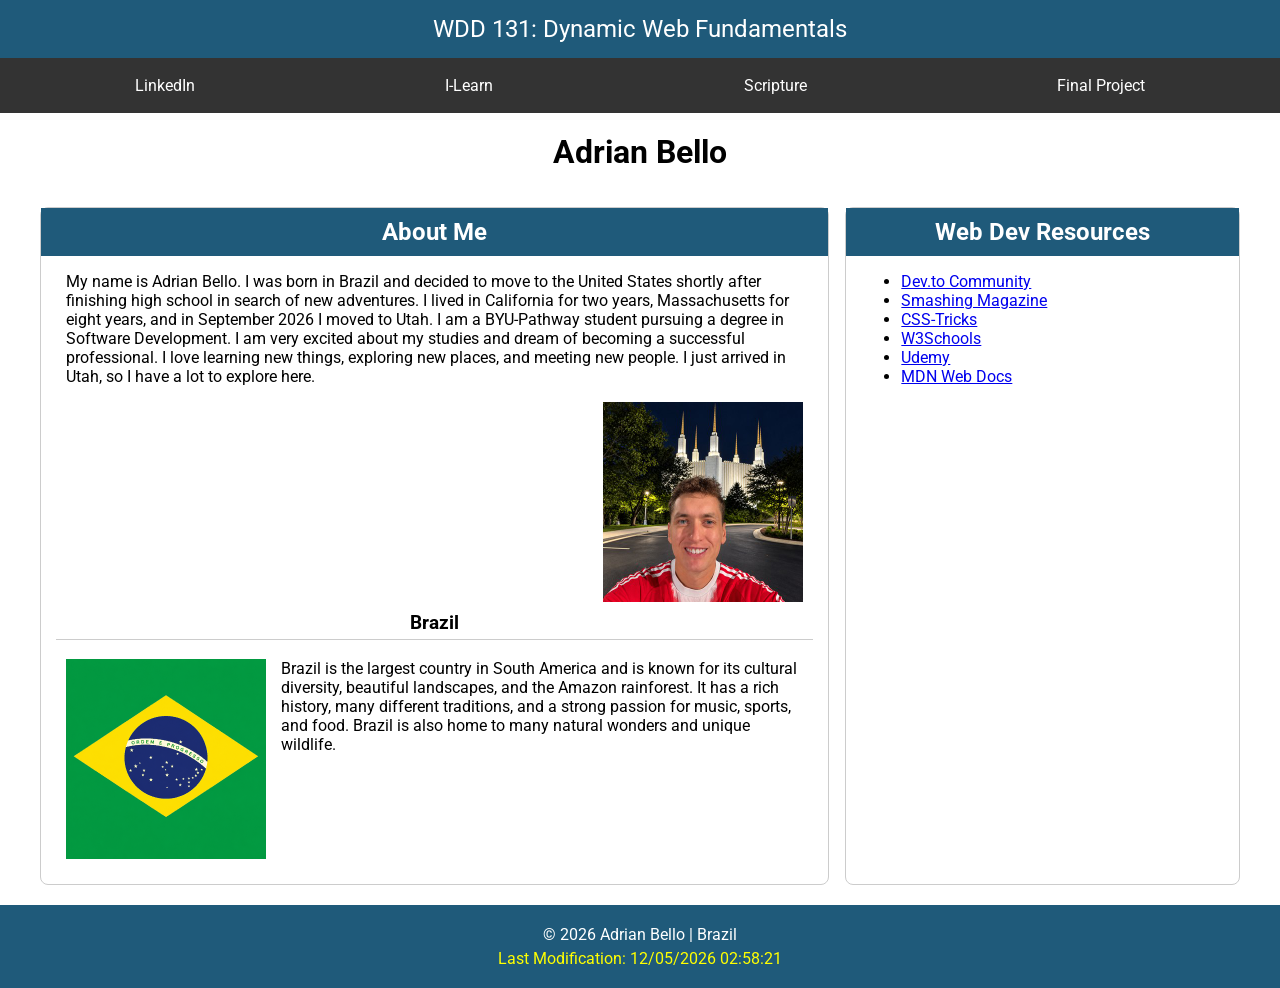
<file: index.html>
<!DOCTYPE html>
<html lang="en">
<head>
    <meta charset="UTF-8">
    <meta name="viewport" content="width=device-width, initial-scale=1.0">
    <title>WDD 131 – Dynamic Web Fundamentals – Adrian Bello</title>
    <meta name="description" content="WDD 131 - Dynamic Web Fundamentals - Adrian Bello - Home Page">
    <meta name="author" content="Adrian Bello">
    <link rel="preconnect" href="https://fonts.googleapis.com">
    <link rel="preconnect" href="https://fonts.gstatic.com" crossorigin>
    <link href="https://fonts.googleapis.com/css2?family=Roboto:wght@400;700&display=swap" rel="stylesheet">
    <link rel="stylesheet" href="styles/base.css">
    <script src="scripts/getdates.js" defer></script>
</head>
<body>
    <header>
        <span id="course-title">WDD 131: Dynamic Web Fundamentals</span>
        <nav>
            <a href="https://www.linkedin.com/in/adrianbello/">LinkedIn</a>
            <a href="https://byupw.instructure.com/">I-Learn</a>
            <a href="https://www.churchofjesuschrist.org/study/scriptures">Scripture</a>
            <a href="#">Final Project</a>
        </nav>
    </header>
    <main>
        <h1>Adrian Bello</h1>
        <section class="card">
            <h2>About Me</h2>
            <p>
            My name is Adrian Bello. I was born in Brazil and decided to move to the United States shortly after finishing high school in search of new adventures. I lived in California for two years, Massachusetts for eight years, and in September 2026 I moved to Utah. I am a BYU-Pathway student pursuing a degree in Software Development. I am very excited about my studies and dream of becoming a successful professional. I love learning new things, exploring new places, and meeting new people. I just arrived in Utah, so I have a lot to explore here.
            </p>
            <img src="images/profile.jpg" alt="Photo of Adrian Bello">
            
            <h3>Brazil</h3>
            <img src="images/brazil-flag.png" alt="Flag of Brazil">
            <p>Brazil is the largest country in South America and is known for its cultural diversity, beautiful landscapes, and the Amazon rainforest. It has a rich history, many different traditions, and a strong passion for music, sports, and food. Brazil is also home to many natural wonders and unique wildlife.</p>
        </section>
        <section class="card">
             <h2>Web Dev Resources</h2>
            <ul>
                <li><a href="https://dev.to/">Dev.to Community</a></li>
                <li><a href="https://www.smashingmagazine.com/">Smashing Magazine</a></li>
                <li><a href="https://css-tricks.com/">CSS-Tricks</a></li>
                <li><a href="https://www.w3schools.com/">W3Schools</a></li>
                <li><a href="https://www.udemy.com/">Udemy</a></li>
                <li><a href="https://developer.mozilla.org/">MDN Web Docs</a></li>
            </ul>
            
        </section>
    </main>

    <footer>
    <p>&copy; <span id="currentyear"></span> Adrian Bello | Brazil</p>
    <p id="lastModified"></p>
    </footer>

</body>
</html>
</file>
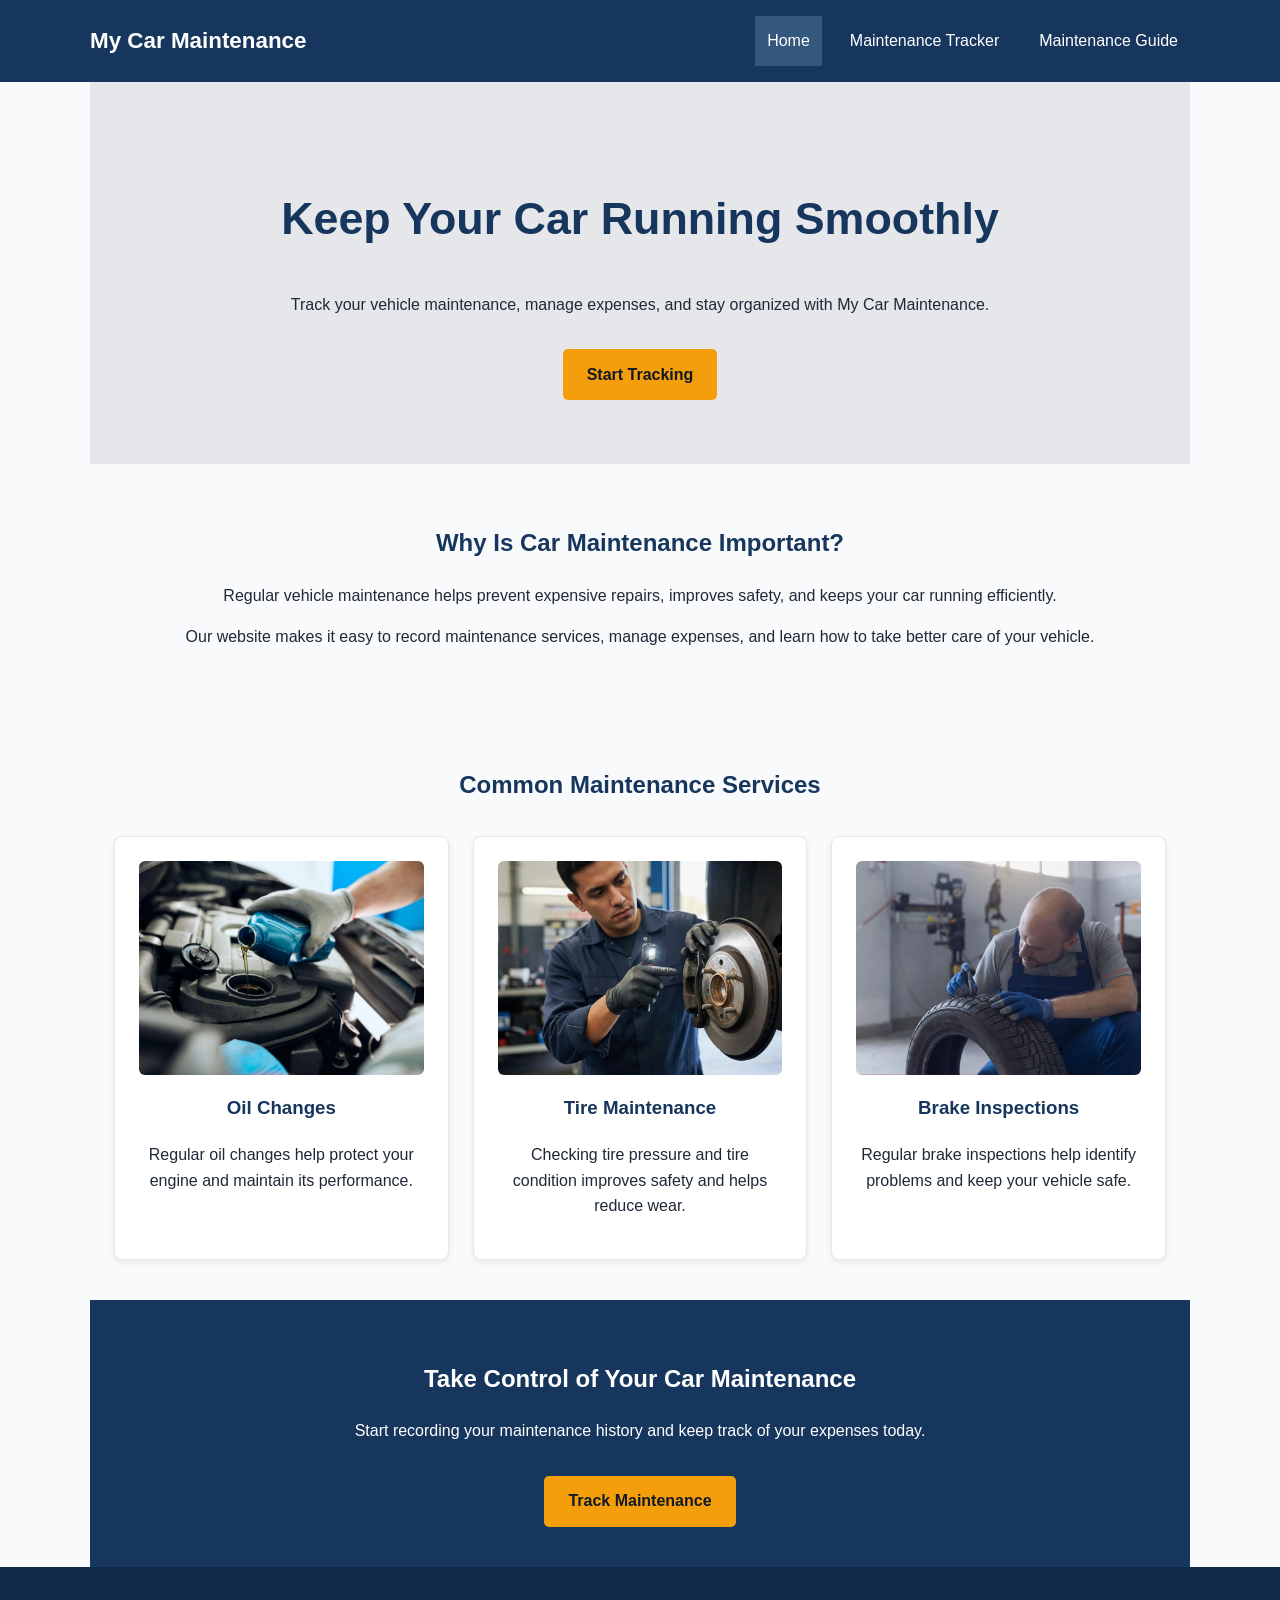
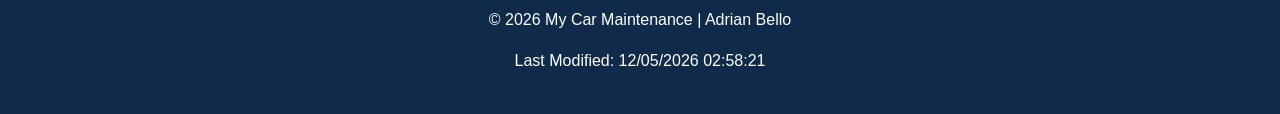
<file: project/index.html>
<!DOCTYPE html>
<html lang="en">
<head>
    <meta charset="UTF-8">
    <meta name="viewport" content="width=device-width, initial-scale=1.0">
    <meta name="description" content="Track your vehicle maintenance, manage service expenses, and learn how to take care of your car.">
    <meta name="author" content="Adrian Bello">
    <title>My Car Maintenance | Home</title>

    <link rel="stylesheet" href="styles/style.css">
    <script src="scripts/main.js" defer></script>
</head>
<body>
    <header>
        <div class="header-content">
            <a class="logo" href="index.html">My Car Maintenance</a>

            <button id="menu" type="button"
                aria-label="Toggle navigation"
                aria-expanded="false"
                aria-controls="navigation">
                &#9776;
            </button>

            <nav id="navigation">
                <ul>
                    <li><a href="index.html" aria-current="page">Home</a></li>
                    <li><a href="tracker.html">Maintenance Tracker</a></li>
                    <li><a href="guide.html">Maintenance Guide</a></li>
                </ul>
            </nav>
        </div>
    </header>

    <main>
        <section class="hero">
            <h1>Keep Your Car Running Smoothly</h1>
            <p>Track your vehicle maintenance, manage expenses,
                and stay organized with My Car Maintenance.</p>
            <a class="button" href="tracker.html">Start Tracking</a>
        </section>

        <section class="introduction">
            <h2>Why Is Car Maintenance Important?</h2>
            <p>Regular vehicle maintenance helps prevent expensive
                repairs, improves safety, and keeps your car
                running efficiently.</p>
            <p>Our website makes it easy to record maintenance
                services, manage expenses, and learn how to
                take better care of your vehicle.</p>
        </section>

        <section class="services">
            <h2>Common Maintenance Services</h2>

            <div class="card-container">
                <article class="card">
                    <img
                        src="images/oil-change.webp"
                        alt="Mechanic changing engine oil"
                        loading="lazy"
                        width="400"
                        height="300">
                    <h3>Oil Changes</h3>
                    <p>Regular oil changes help protect your engine
                        and maintain its performance.</p>
                </article>

                <article class="card">
                    <img
                        src="images/brake-inspection.webp"
                        alt="Mechanic checking brakes"
                        loading="lazy"
                        width="400"
                        height="300">
                    <h3>Tire Maintenance</h3>
                    <p>Checking tire pressure and tire condition
                        improves safety and helps reduce wear.</p>
                </article>

                <article class="card">
                    <img
                        src="images/tire-maintenance.webp"
                        alt="Mechanic checking tire"
                        loading="lazy"
                        width="400"
                        height="300">
                    <h3>Brake Inspections</h3>
                    <p>Regular brake inspections help identify
                        problems and keep your vehicle safe.</p>
                </article>
            </div>
        </section>

        <section class="call-to-action">
            <h2>Take Control of Your Car Maintenance</h2>
            <p>Start recording your maintenance history and
                keep track of your expenses today.</p>
            <a class="button" href="tracker.html">Track Maintenance</a>
        </section>
    </main>

    <footer>
        <p>&copy; <span id="currentyear"></span>
            My Car Maintenance | Adrian Bello</p>
        <p id="lastModified"></p>
    </footer>
</body>
</html>
</file>
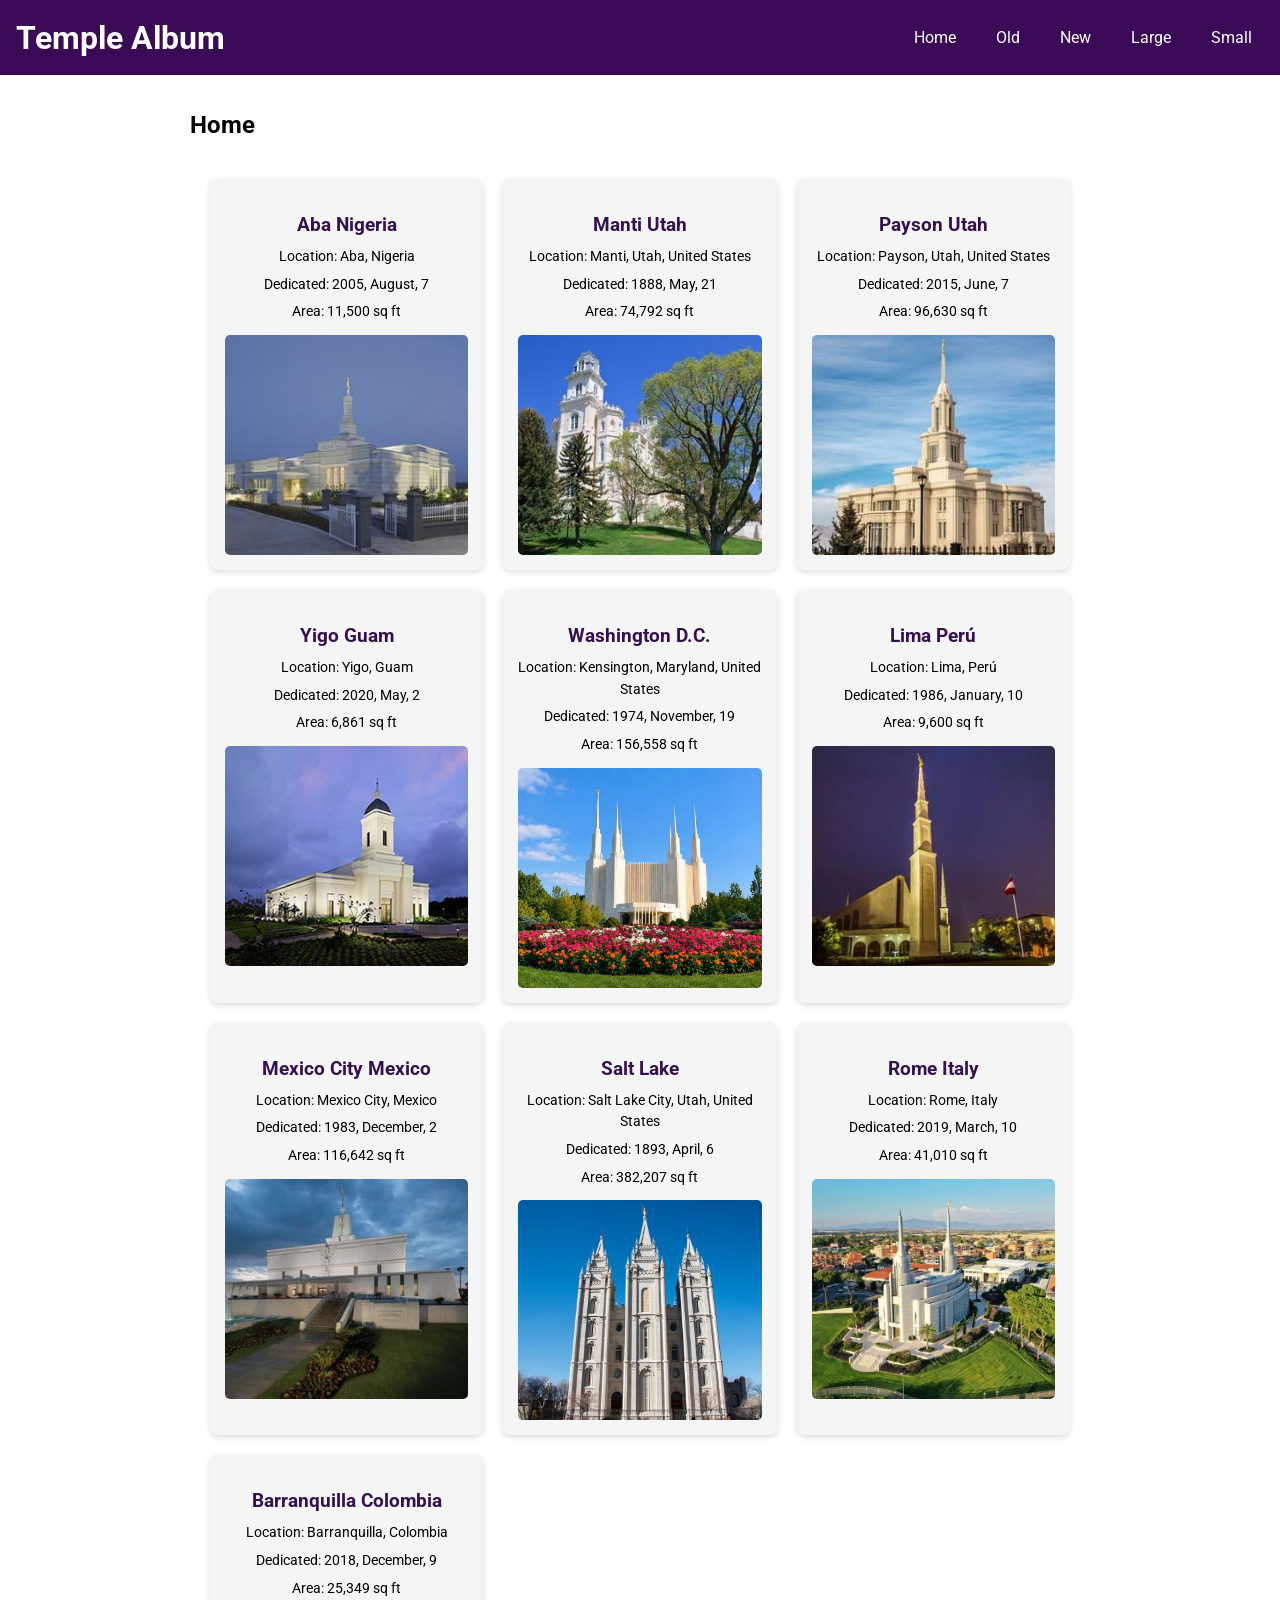
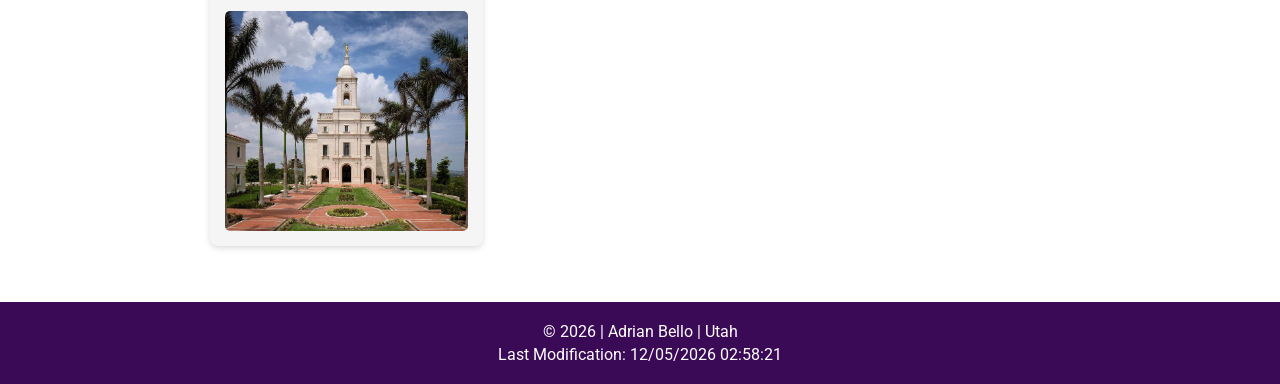
<file: filtered-temples.html>
<!DOCTYPE html>
<html lang="en">
<head>
    <meta charset="UTF-8">
    <meta name="viewport" content="width=device-width, initial-scale=1.0">
    <meta name="description" content="Explore temples of The Church of Jesus Christ of Latter-day Saints and filter them by dedication date and size.">
    <meta name="author" content="Adrian Bello">

    <link rel="preconnect" href="https://fonts.googleapis.com">
    <link rel="preconnect" href="https://fonts.gstatic.com" crossorigin>
    <link href="https://fonts.googleapis.com/css2?family=Roboto:wght@400;700&display=swap" rel="stylesheet">

    <title>Filtered Temple Album</title>

    <link rel="stylesheet" href="styles/filtered-temples.css">
    <link rel="stylesheet" href="styles/filtered-temples-large.css">

    <script src="scripts/filtered-temples.js" defer></script>
</head>
<body>
    <header>
        <h1>Temple Album</h1>

        <button id="menu" type="button"
                aria-label="Toggle navigation"
                aria-expanded="false">☰</button>

        <nav id="navigation" aria-label="Temple filters">
            <ul>
                <li><a href="#" id="home">Home</a></li>
                <li><a href="#" id="old">Old</a></li>
                <li><a href="#" id="new">New</a></li>
                <li><a href="#" id="large">Large</a></li>
                <li><a href="#" id="small">Small</a></li>
            </ul>
        </nav>
    </header>

    <main>
        <h2 id="page-title">Home</h2>

        <div class="gallery" id="temple-cards">
            <!-- Temple cards will be created by JavaScript -->
        </div>
    </main>

    <footer>
        <p>
            &copy; <span id="currentyear"></span>
            | Adrian Bello | Utah
        </p>
        <p id="lastModified"></p>
    </footer>
</body>
</html>
</file>
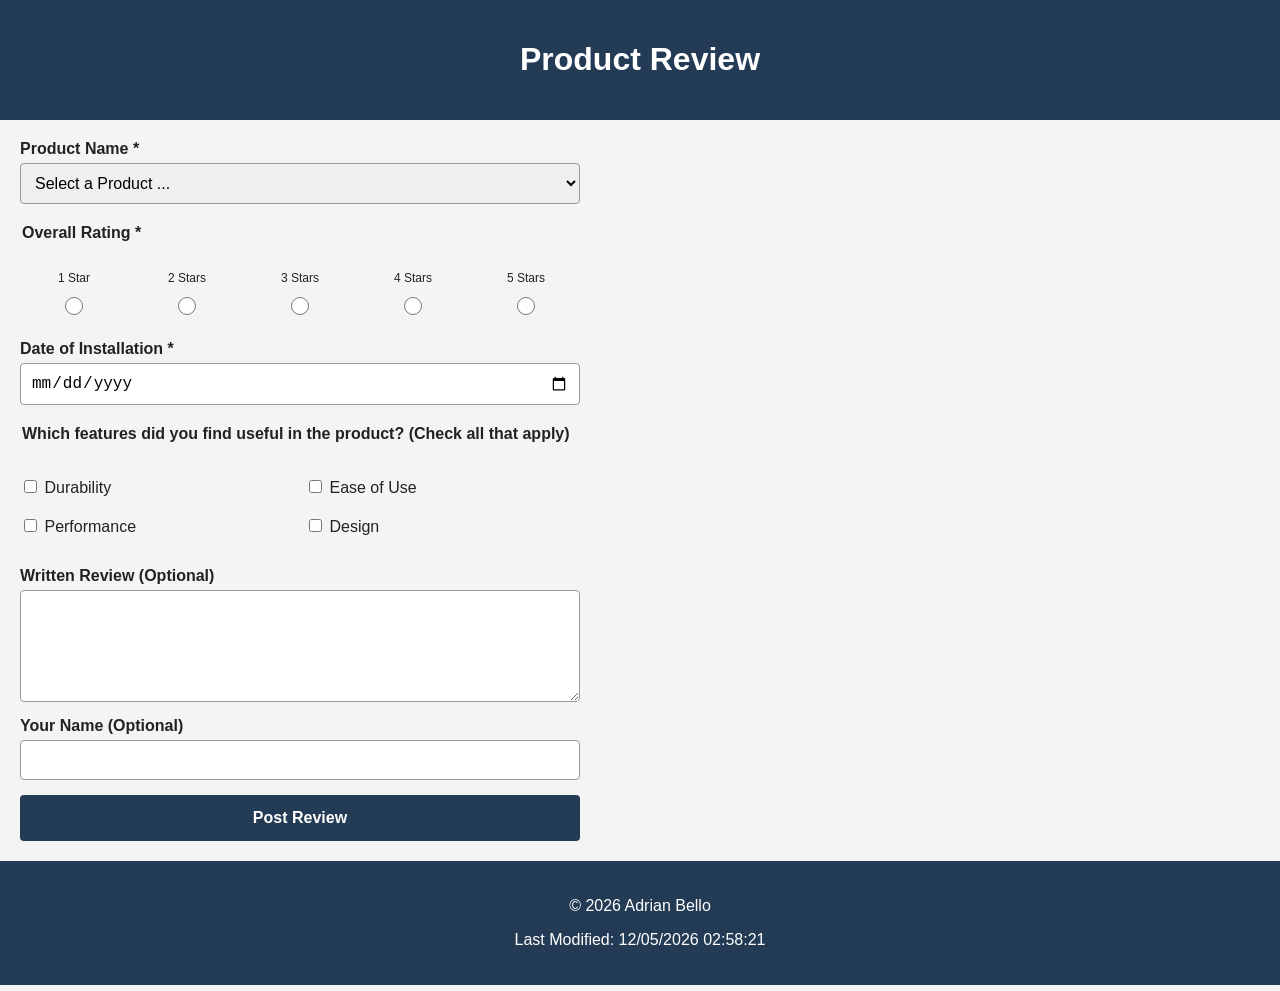
<file: form.html>
<!DOCTYPE html>
<html lang="en">
<head>
    <meta charset="UTF-8">
    <meta name="viewport" content="width=device-width, initial-scale=1.0">
    <title>Product Review Form</title>
    <meta name="description" content="Share your experience with a product by selecting a rating, installation date, useful features, and writing an optional review.">
    <meta name="author" content="Adrian Bello">
    <link rel="stylesheet" href="styles/form.css">
    <script src="scripts/form.js" defer></script>
</head>
<body>
    <header>
        <h1>Product Review</h1>
    </header>

    <main>

        <form method="get" action="review.html">
            
            <label for="product">Product Name *</label>

            <select id="product" name="product" required>
                <option value="" disabled selected>
                    Select a Product ...
                </option>
            </select>
            
            
            <fieldset class="rating">
                <legend>Overall Rating *</legend>               
                <div>
                    <label for="rating1">1 Star</label>
                    <input type="radio" id="rating1" name="rating" value="1" required>
                </div>
                <div>
                    <label for="rating2">2 Stars</label>
                    <input type="radio" id="rating2" name="rating" value="2" required>
                </div>

                <div>
                    <label for="rating3">3 Stars</label>
                    <input type="radio" id="rating3" name="rating" value="3" required>
                </div>
                <div>
                    <label for="rating4">4 Stars</label>
                    <input type="radio" id="rating4" name="rating" value="4" required>
                </div>
                <div>
                    <label for="rating5">5 Stars</label>
                    <input type="radio" id="rating5" name="rating" value="5" required>
                </div>
            </fieldset>
            <label for="installationDate">Date of Installation *</label>
            <input type="date" id="installationDate" name="installationDate" required>
            
            <fieldset class="features">
                <legend>Which features did you find useful in the product? (Check all that apply)</legend>             
                <div>
                    <input type="checkbox" id="durability" name="features" value="durability">
                    <label for="durability">Durability</label>
                </div>
                <div>
                    <input type="checkbox" id="easeOfUse" name="features" value="ease-of-use">
                    <label for="easeOfUse">Ease of Use</label>
                </div>
                <div>
                    <input type="checkbox" id="performance" name="features" value="performance">
                    <label for="performance">Performance</label>
                </div>
                <div>
                    <input type="checkbox" id="design" name="features" value="design">
                    <label for="design">Design</label>
                </div>
            </fieldset>    
            
            <label for="writtenReview">Written Review (Optional)</label>
            <textarea id="writtenReview" name="writtenReview" rows="5"></textarea>
   
            <label for="username">Your Name (Optional)</label>
            <input type="text" id="username" name="username">

            <input type="submit" value="Post Review">

        </form>
    </main>

    <footer>
        <p>&copy; <span id="currentyear"></span> Adrian Bello</p>
        <p id="lastModified"></p>
    </footer>
</body>
</html>
</file>
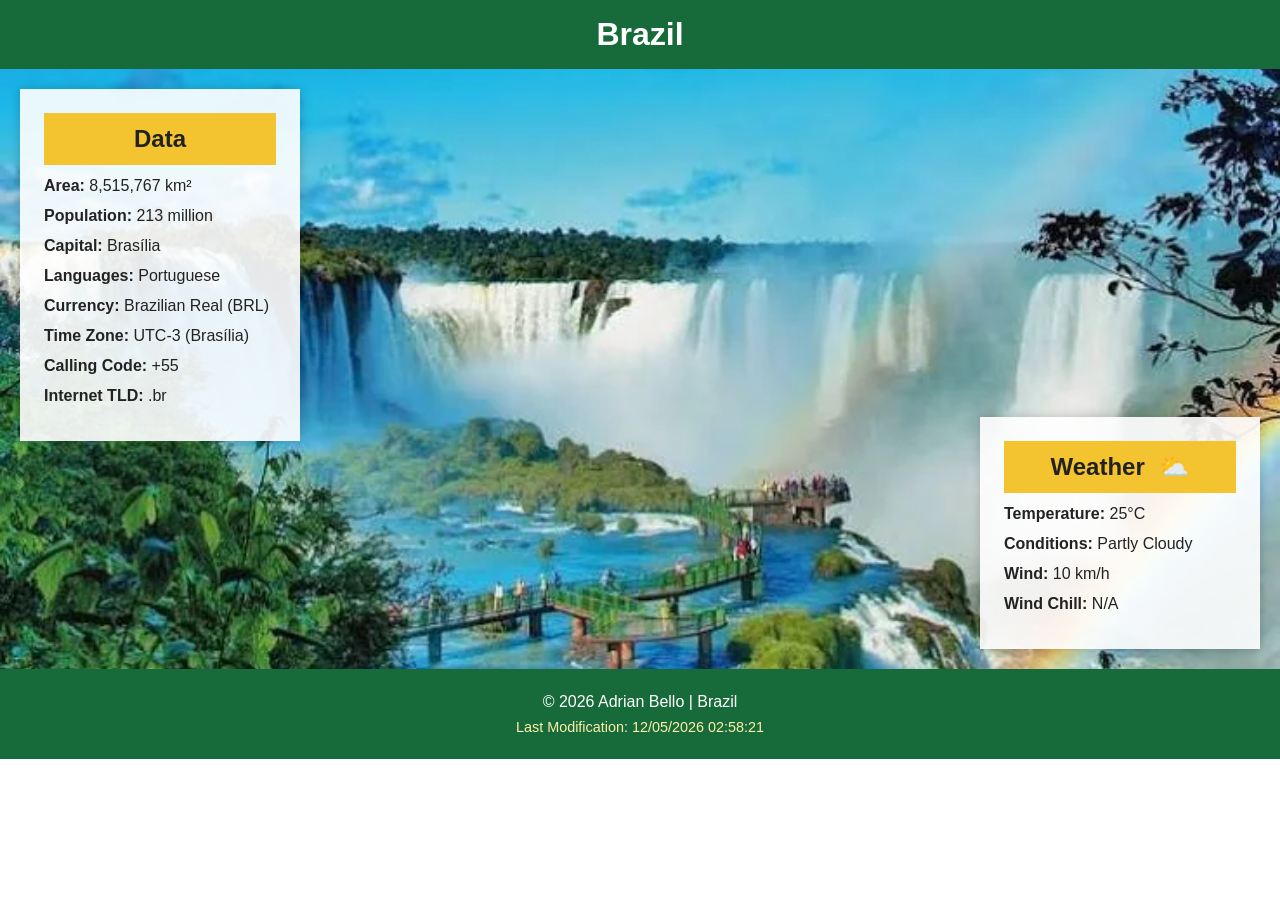
<file: place.html>
<!DOCTYPE html>
<html lang="en">
<head>
    <meta charset="UTF-8">
    <meta name="viewport" content="width=device-width, initial-scale=1.0">
    <meta name="description" content="Information about Brazil, including country facts and weather.">
    <meta name="author" content="Adrian Bello">
    <title>Brazil | Country Page</title>
    <link rel="stylesheet" href="styles/place.css">
    <script src="scripts/place.js" defer></script>
</head>
<body>
    <header>
        <h1>Brazil</h1>
    </header> 
    <main>
        <div class="hero">         
            <picture>
                <source
                    media="(max-width: 600px)"
                    srcset="images/brazil-small.webp">
                <img
                    src="images/brazil-large.webp"
                    srcset="images/brazil-large.webp"
                    alt="Iguazu Falls in Brazil"
                    width="738"
                    height="411">
            </picture>
        </div>

        <section class="data">
            <h2>Data</h2>
            <p><strong>Area:</strong> 8,515,767 km²</p>
            <p><strong>Population:</strong> 213 million</p>
            <p><strong>Capital:</strong> Brasília</p>
            <p><strong>Languages:</strong> Portuguese</p>
            <p><strong>Currency:</strong> Brazilian Real (BRL)</p>
            <p><strong>Time Zone:</strong> UTC-3 (Brasília)</p>
            <p><strong>Calling Code:</strong> +55</p>
            <p><strong>Internet TLD:</strong> .br</p>
        </section>

        <section class="weather">
            <h2>Weather</h2>
            <img src="images/weather.svg"
                alt="Partly cloudy weather"
                class="weather-icon">
            <p><strong>Temperature:</strong> 25°C</p>
            <p><strong>Conditions:</strong> Partly Cloudy</p>
            <p><strong>Wind:</strong> 10 km/h</p>
            <p><strong>Wind Chill:</strong> <span id="wind-chill">N/A</span></p>
        </section>
    </main> 
    <footer>
        <p>
            &copy; <span id="currentyear"></span>
            Adrian Bello | Brazil
        </p>
        <p id="lastModified"></p>
    </footer>
</body>
</html>
</file>
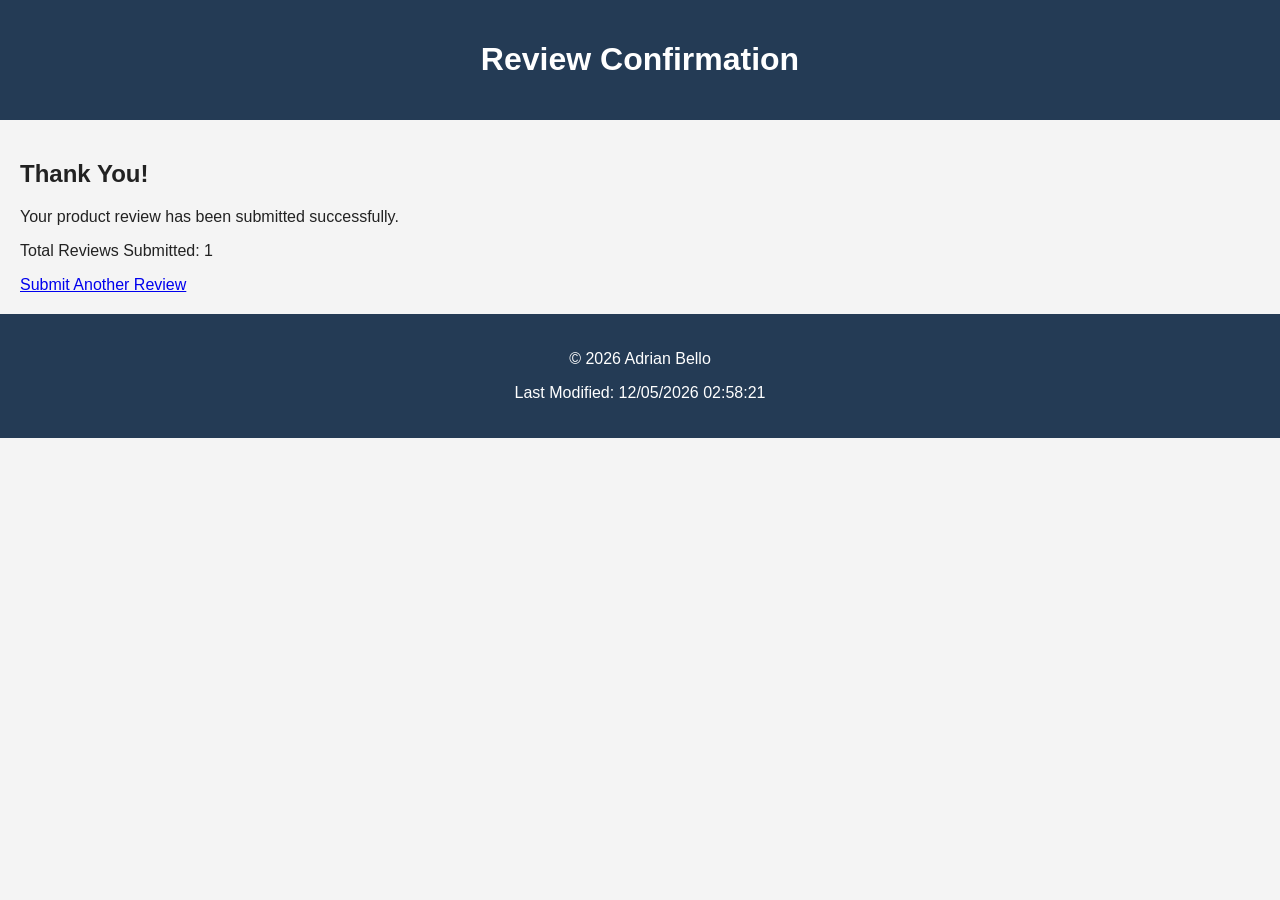
<file: review.html>
<!DOCTYPE html>
<html lang="en">
<head>
    <meta charset="UTF-8">
    <meta name="viewport" content="width=device-width, initial-scale=1.0">
    <title>Review Confirmation</title>
    <meta name="description" content="Product review confirmation page">
    <meta name="author" content="Adrian Bello">
    <link rel="stylesheet" href="styles/form.css">
    <script src="scripts/review.js" defer></script>
</head>
<body>
    <header>
        <h1>Review Confirmation</h1>
    </header>

    <main>
        <h2>Thank You!</h2>
        <p>Your product review has been submitted successfully.</p>

        <p>Total Reviews Submitted: <span id="reviewCount"></span></p>

        <a href="form.html">Submit Another Review</a>
    </main>

    <footer>
        <p>&copy; <span id="currentyear"></span> Adrian Bello</p>
        <p id="lastModified"></p>
    </footer>
</body>
</html>
</file>
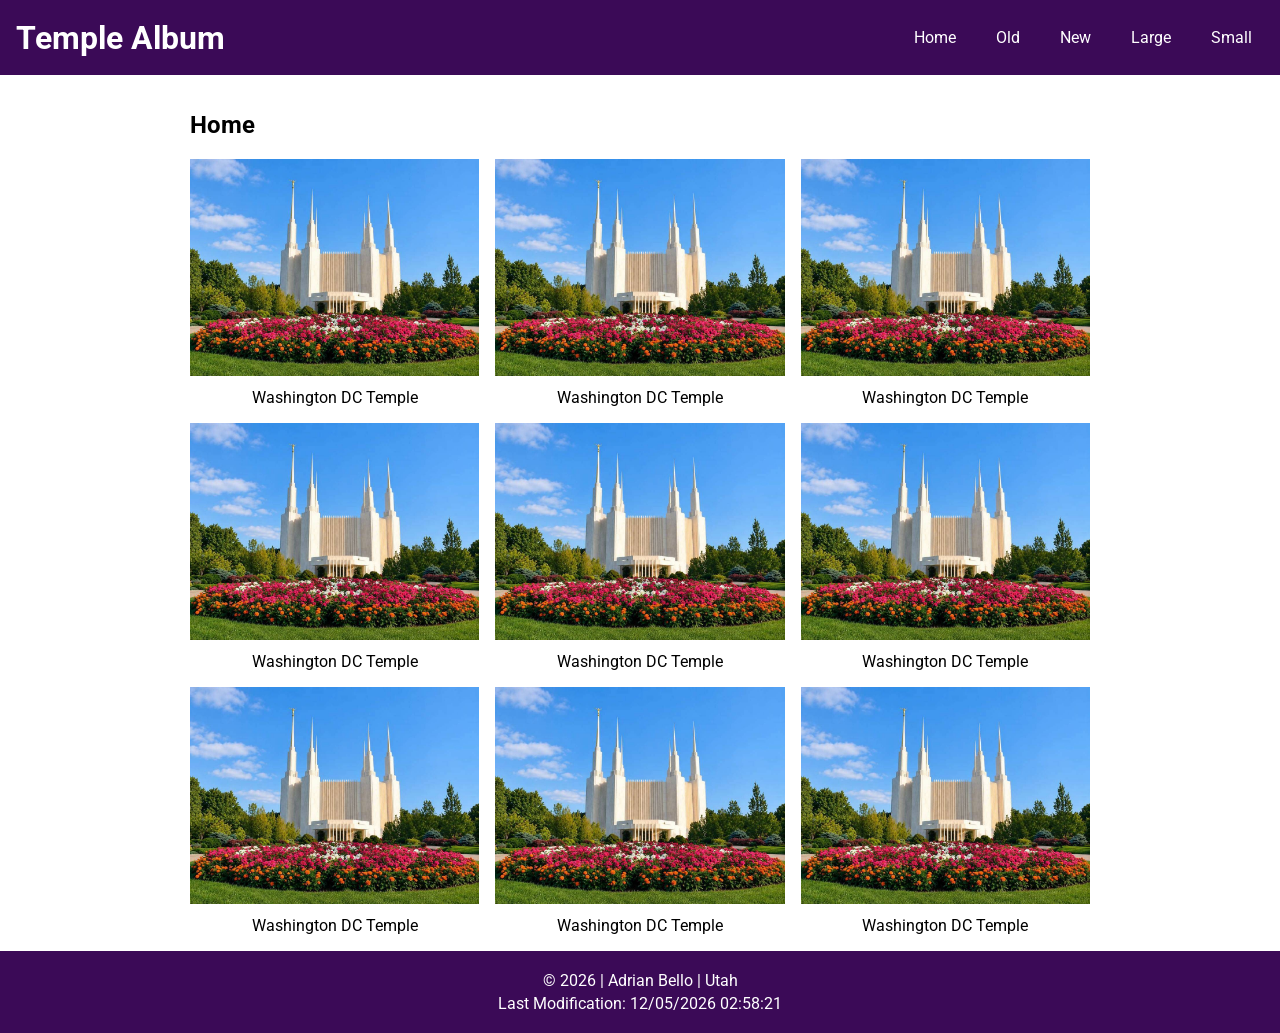
<file: temples.html>
<!DOCTYPE html>
<html lang="en">
<head>
    <meta charset="UTF-8">
    <meta name="viewport" content="width=device-width, initial-scale=1.0">
    <meta name="description" content="Explore a picture album featuring beautiful temples of The Church of Jesus Christ of Latter-day Saints.">
    <meta name="author" content="Adrian Bello">  
    <link rel="preconnect" href="https://fonts.googleapis.com">
    <link rel="preconnect" href="https://fonts.gstatic.com" crossorigin>
    <link href="https://fonts.googleapis.com/css2?family=Roboto:wght@400;700&display=swap" rel="stylesheet">
    <title>Temple Album</title>
    <link rel="stylesheet" href="styles/temples.css">
    <link rel="stylesheet" href="styles/temples-large.css">
    <script src="scripts/temples.js" defer></script>
</head>
<body>
    <header>
        <h1>Temple Album</h1>       
        <button id="menu" type="button" aria-label="Toggle navigation" aria-expanded="false">☰</button>
        <nav id="navigation">
            <ul>
                <li><a href="#home">Home</a></li>
                <li><a href="#old">Old</a></li>
                <li><a href="#new">New</a></li>
                <li><a href="#large">Large</a></li>
                <li><a href="#small">Small</a></li>
            </ul>
        </nav>
    </header> 
    <main> 
        <h2>Home</h2>
        <div class="gallery">
            <figure>
                <img src="images/washingtondc.jpg" alt="Exterior of the Washington D.C. Temple" >
                <figcaption>Washington DC Temple</figcaption>
            </figure>
            <figure>
                <img src="images/washingtondc.jpg" alt="Exterior of the Washington D.C. Temple" >
                <figcaption>Washington DC Temple</figcaption>
            </figure>
            <figure>
                <img src="images/washingtondc.jpg" alt="Exterior of the Washington D.C. Temple" >
                <figcaption>Washington DC Temple</figcaption>
            </figure>
            <figure>
                <img src="images/washingtondc.jpg" alt="Exterior of the Washington D.C. Temple" >
                <figcaption>Washington DC Temple</figcaption>
            </figure>
            <figure>
                <img src="images/washingtondc.jpg" alt="Exterior of the Washington D.C. Temple" >
                <figcaption>Washington DC Temple</figcaption>
            </figure>
            <figure>
                <img src="images/washingtondc.jpg" alt="Exterior of the Washington D.C. Temple" >
                <figcaption>Washington DC Temple</figcaption>
            </figure>
            <figure>
                <img src="images/washingtondc.jpg" alt="Exterior of the Washington D.C. Temple" >
                <figcaption>Washington DC Temple</figcaption>
            </figure>
            <figure>
                <img src="images/washingtondc.jpg" alt="Exterior of the Washington D.C. Temple" >
                <figcaption>Washington DC Temple</figcaption>
            </figure>
            <figure>
                <img src="images/washingtondc.jpg" alt="Exterior of the Washington D.C. Temple" >
                <figcaption>Washington DC Temple</figcaption>
            </figure>
        </div>
    </main>
        
<footer>
    <p>
        &copy; <span id="currentyear"></span>
        | Adrian Bello | Utah
    </p>
    <p id="lastModified"></p>
</footer>

</body>
</html>
</file>
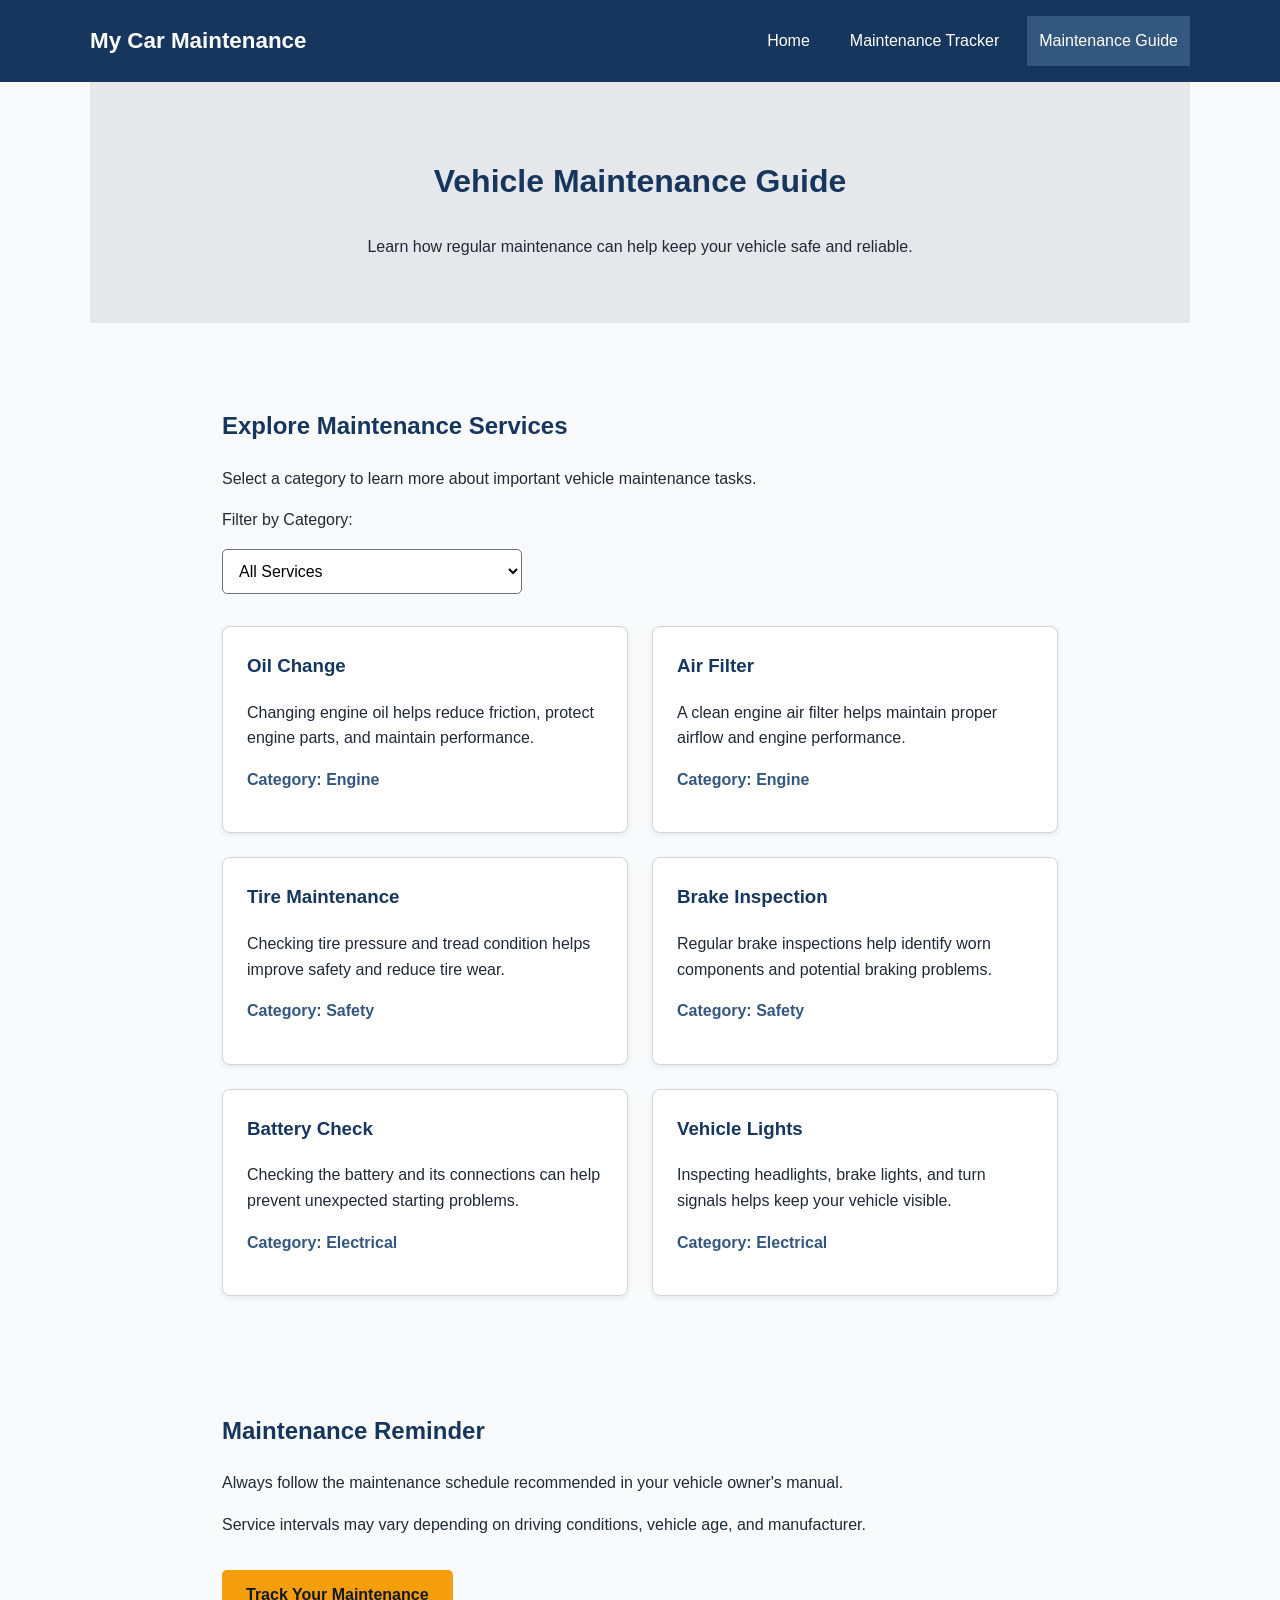
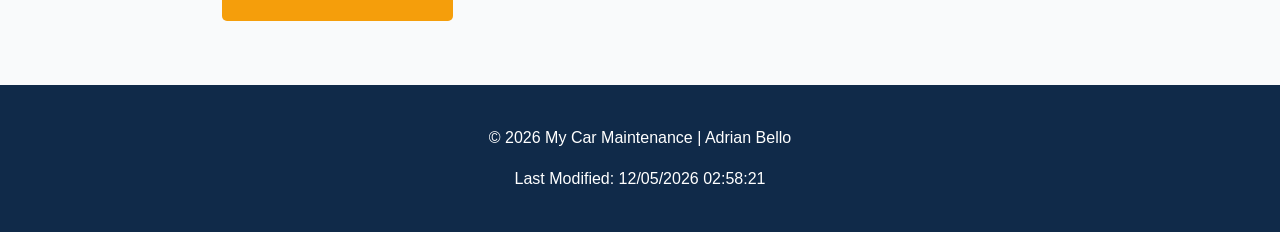
<file: project/guide.html>
<!DOCTYPE html>
<html lang="en">
<head>
    <meta charset="UTF-8">
    <meta name="viewport" content="width=device-width, initial-scale=1.0">
    <meta name="description" content="Learn about essential vehicle maintenance services and how to keep your car in good condition.">
    <meta name="author" content="Adrian Bello">
    <title>Maintenance Guide | My Car Maintenance</title>

    <link rel="stylesheet" href="styles/style.css">
    <script src="scripts/main.js" defer></script>
    <script src="scripts/guide.js" defer></script>
</head>
<body>
    <header>
        <div class="header-content">
            <a class="logo" href="index.html">My Car Maintenance</a>

            <button id="menu" type="button"
                aria-label="Toggle navigation"
                aria-expanded="false"
                aria-controls="navigation">
                &#9776;
            </button>

            <nav id="navigation">
                <ul>
                    <li><a href="index.html">Home</a></li>
                    <li><a href="tracker.html">Maintenance Tracker</a></li>
                    <li><a href="guide.html" aria-current="page">Maintenance Guide</a></li>
                </ul>
            </nav>
        </div>
    </header>

    <main>
        <section class="guide-intro">
            <h1>Vehicle Maintenance Guide</h1>
            <p>Learn how regular maintenance can help keep
                your vehicle safe and reliable.</p>
        </section>

        <section class="guide-section">
            <h2>Explore Maintenance Services</h2>
            <p>Select a category to learn more about
                important vehicle maintenance tasks.</p>

            <label for="category-filter">Filter by Category:</label>
            <select id="category-filter">
                <option value="all">All Services</option>
                <option value="engine">Engine</option>
                <option value="safety">Safety</option>
                <option value="electrical">Electrical</option>
            </select>

            <div id="guide-cards" class="guide-grid"></div>
        </section>

        <section class="guide-section">
            <h2>Maintenance Reminder</h2>
            <p>Always follow the maintenance schedule
                recommended in your vehicle owner's manual.</p>
            <p>Service intervals may vary depending on
                driving conditions, vehicle age, and manufacturer.</p>

            <a href="tracker.html" class="button">
                Track Your Maintenance
            </a>
        </section>
    </main>

    <footer>
        <p>&copy; <span id="currentyear"></span>
            My Car Maintenance | Adrian Bello</p>
        <p id="lastModified"></p>
    </footer>
</body>
</html>
</file>
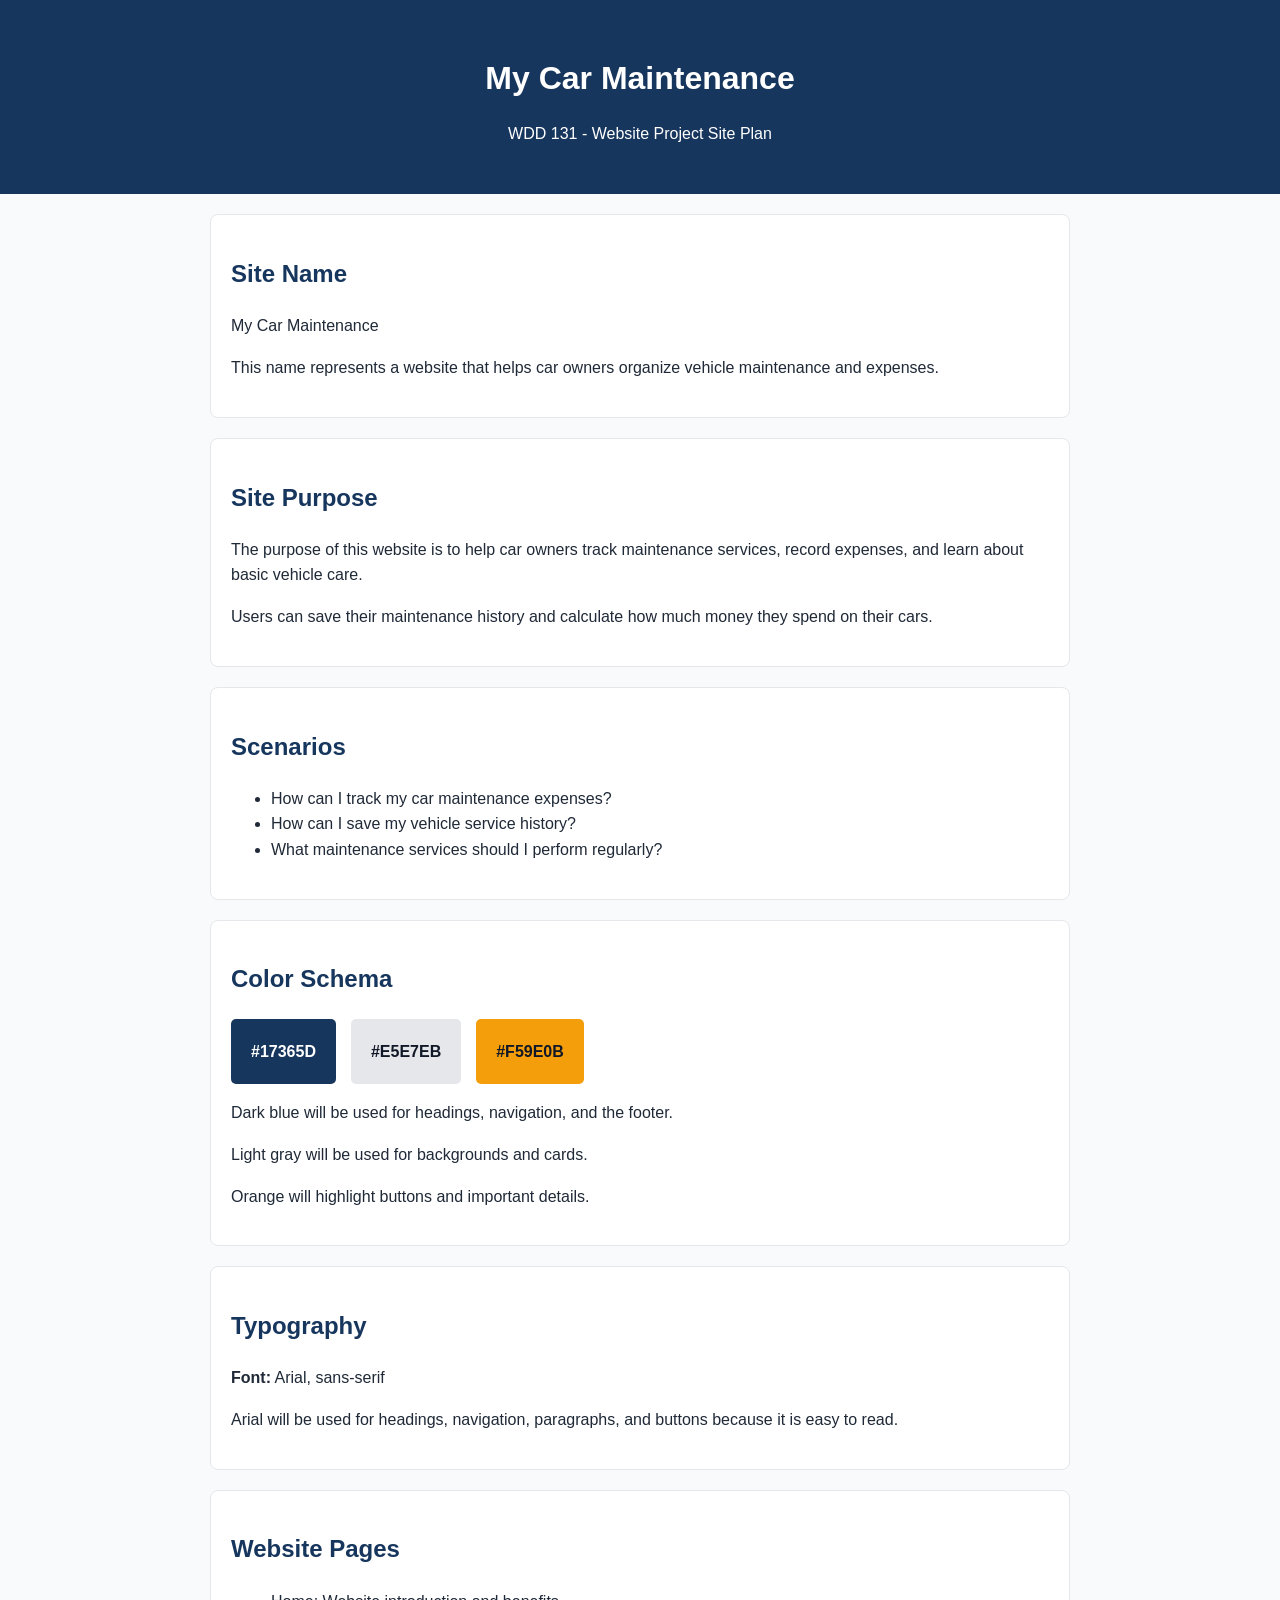
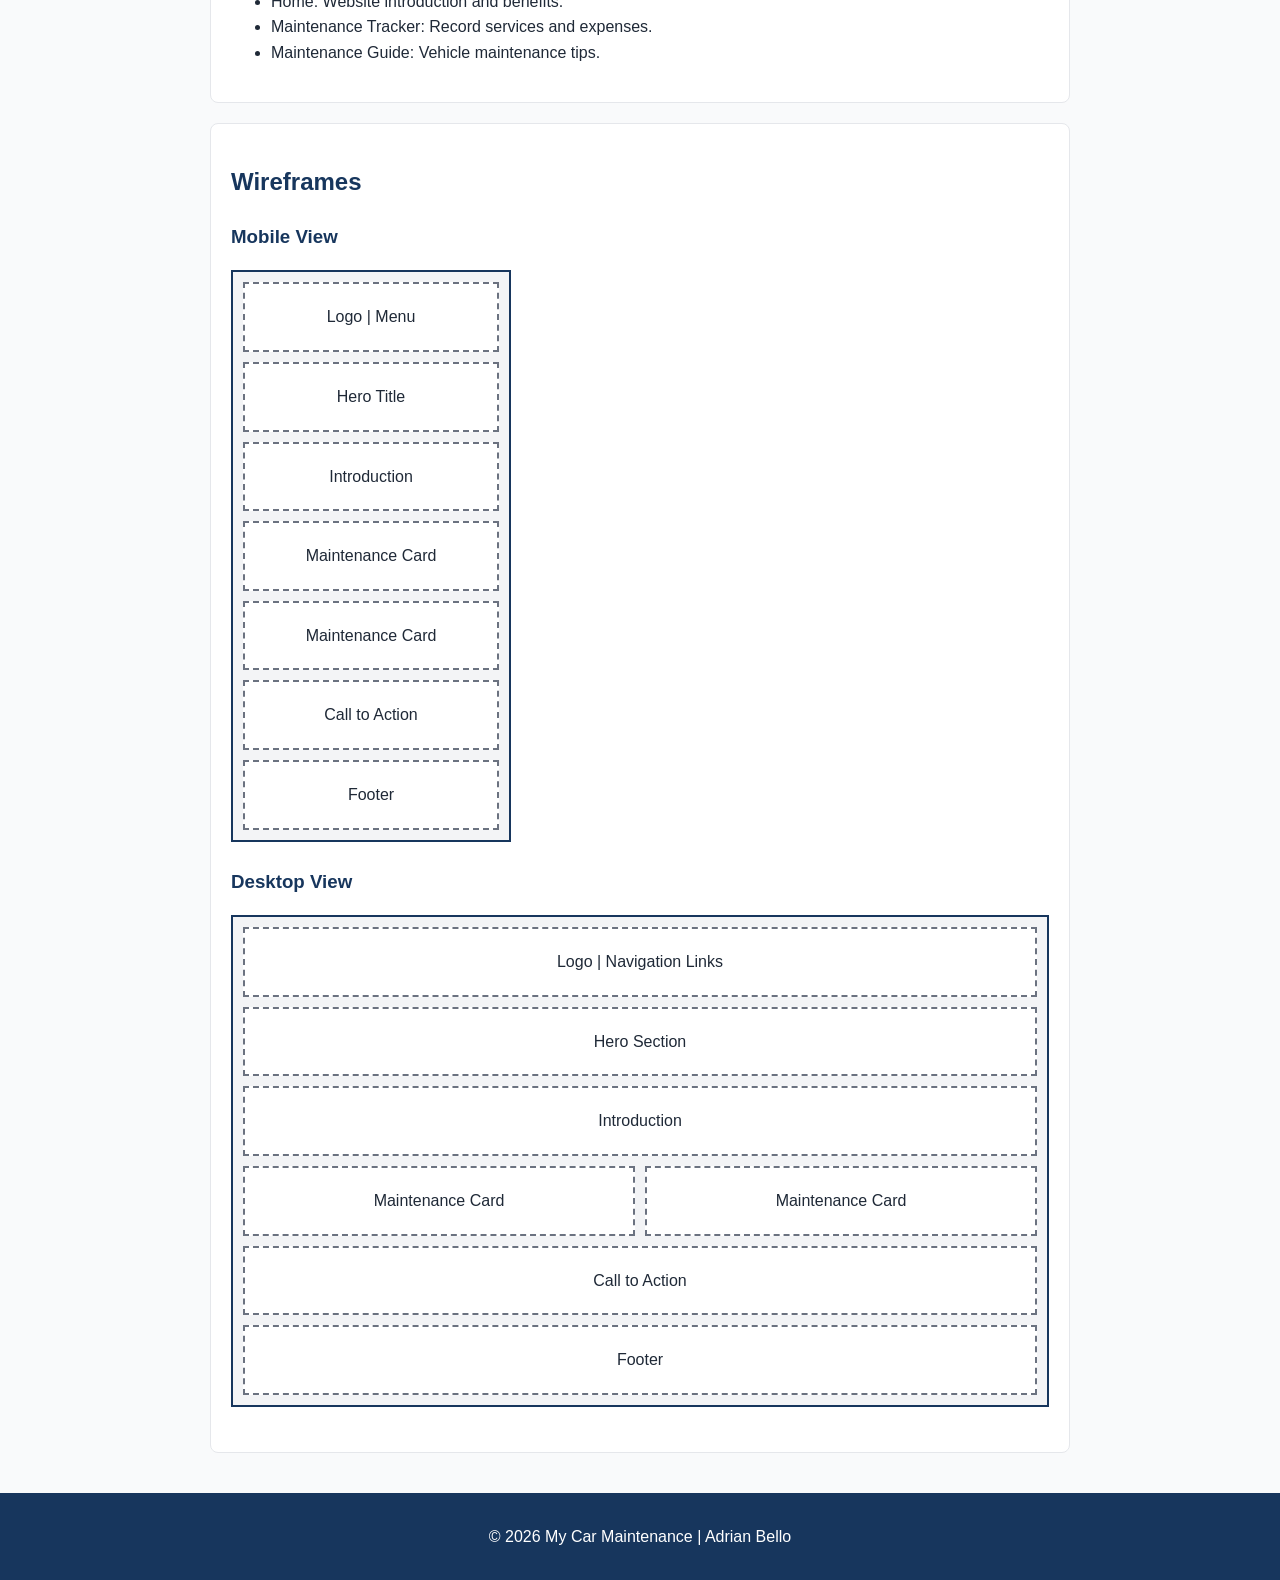
<file: project/siteplan.html>
<!DOCTYPE html>
<html lang="en">
<head>
    <meta charset="UTF-8">
    <meta name="viewport" content="width=device-width, initial-scale=1.0">
    <meta name="description" content="Site plan for the My Car Maintenance website project.">
    <meta name="author" content="Adrian Bello">
    <title>My Car Maintenance | Site Plan</title>
    <link rel="stylesheet" href="styles/siteplan.css">
</head>
<body>
    <header>
        <h1>My Car Maintenance</h1>
        <p>WDD 131 - Website Project Site Plan</p>
    </header>

    <main>
        <section>
            <h2>Site Name</h2>
            <p>My Car Maintenance</p>
            <p>This name represents a website that helps car
            owners organize vehicle maintenance and expenses.</p>
        </section>

        <section>
            <h2>Site Purpose</h2>
            <p>The purpose of this website is to help car owners
            track maintenance services, record expenses, and
            learn about basic vehicle care.</p>
            <p>Users can save their maintenance history and
            calculate how much money they spend on their cars.</p>
        </section>

        <section>
            <h2>Scenarios</h2>
            <ul>
                <li>How can I track my car maintenance expenses?</li>
                <li>How can I save my vehicle service history?</li>
                <li>What maintenance services should I perform regularly?</li>
            </ul>
        </section>

        <section>
            <h2>Color Schema</h2>
            <div class="color-container">
                <div class="color primary">#17365D</div>
                <div class="color secondary">#E5E7EB</div>
                <div class="color accent">#F59E0B</div>
            </div>
            <p>Dark blue will be used for headings, navigation,
            and the footer.</p>
            <p>Light gray will be used for backgrounds and cards.</p>
            <p>Orange will highlight buttons and important details.</p>
        </section>

        <section>
            <h2>Typography</h2>
            <p><strong>Font:</strong> Arial, sans-serif</p>
            <p>Arial will be used for headings, navigation,
            paragraphs, and buttons because it is easy to read.</p>
        </section>

        <section>
            <h2>Website Pages</h2>
            <ul>
                <li>Home: Website introduction and benefits.</li>
                <li>Maintenance Tracker: Record services and expenses.</li>
                <li>Maintenance Guide: Vehicle maintenance tips.</li>
            </ul>
        </section>

        <section>
            <h2>Wireframes</h2>

            <h3>Mobile View</h3>
            <div class="mobile-wireframe">
                <div class="wire-box">Logo | Menu</div>
                <div class="wire-box">Hero Title</div>
                <div class="wire-box">Introduction</div>
                <div class="wire-box">Maintenance Card</div>
                <div class="wire-box">Maintenance Card</div>
                <div class="wire-box">Call to Action</div>
                <div class="wire-box">Footer</div>
            </div>

            <h3>Desktop View</h3>
            <div class="desktop-wireframe">
                <div class="wire-box full">Logo | Navigation Links</div>
                <div class="wire-box full">Hero Section</div>
                <div class="wire-box full">Introduction</div>
                <div class="wire-box">Maintenance Card</div>
                <div class="wire-box">Maintenance Card</div>
                <div class="wire-box full">Call to Action</div>
                <div class="wire-box full">Footer</div>
            </div>
        </section>
    </main>

    <footer>
        <p>&copy; 2026 My Car Maintenance | Adrian Bello</p>
    </footer>
</body>
</html>
</file>
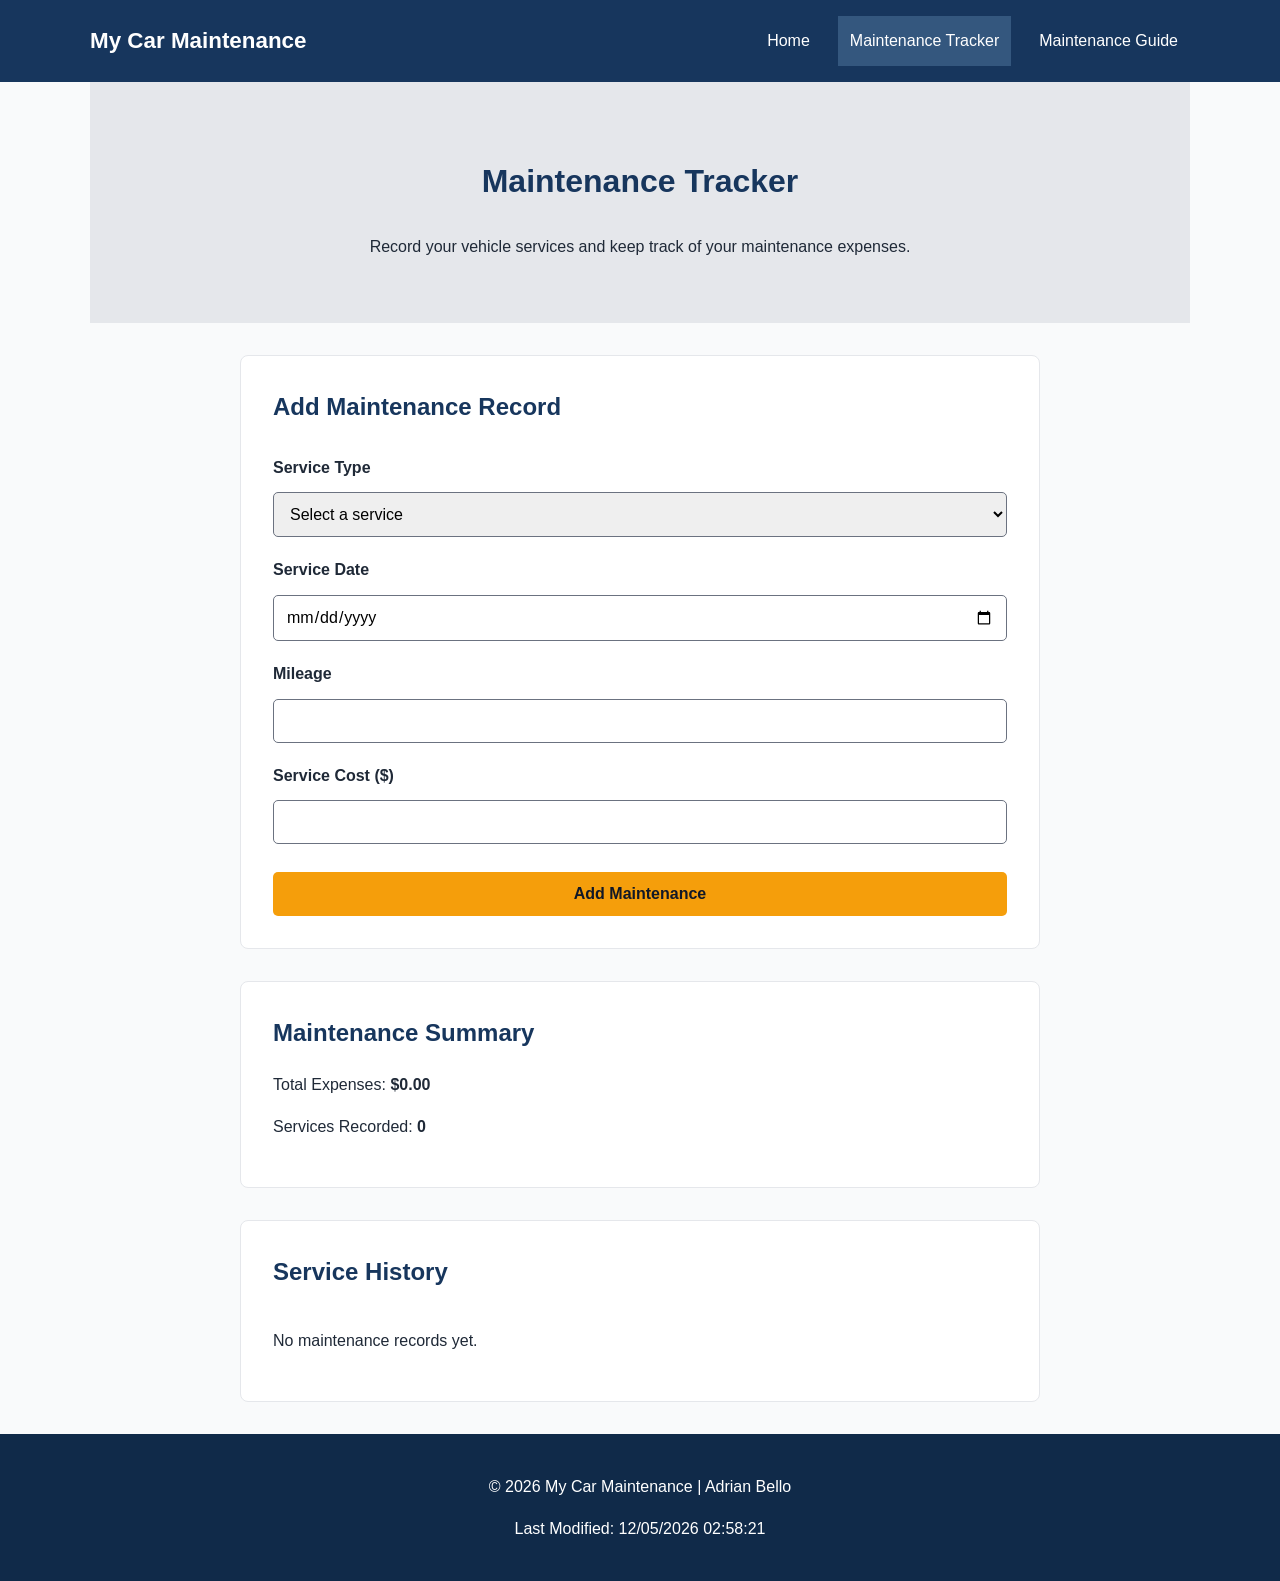
<file: project/tracker.html>
<!DOCTYPE html>
<html lang="en">
<head>
    <meta charset="UTF-8">
    <meta name="viewport" content="width=device-width, initial-scale=1.0">
    <meta name="description" content="Record your vehicle maintenance services and track car repair expenses.">
    <meta name="author" content="Adrian Bello">
    <title>Maintenance Tracker | My Car Maintenance</title>
    <link rel="stylesheet" href="styles/style.css">
    <script src="scripts/main.js" defer></script>
    <script src="scripts/tracker.js" defer></script>
</head>
<body>
    <header>
        <div class="header-content">
            <a class="logo" href="index.html">My Car Maintenance</a>

            <button id="menu" type="button"
                aria-label="Toggle navigation"
                aria-expanded="false"
                aria-controls="navigation">
                &#9776;
            </button>

            <nav id="navigation">
                <ul>
                    <li><a href="index.html">Home</a></li>
                    <li><a href="tracker.html" aria-current="page">Maintenance Tracker</a></li>
                    <li><a href="guide.html">Maintenance Guide</a></li>
                </ul>
            </nav>
        </div>
    </header>

    <main>
        <section class="tracker-intro">
            <h1>Maintenance Tracker</h1>
            <p>Record your vehicle services and keep track
                of your maintenance expenses.</p>
        </section>

        <section class="tracker-section">
            <h2>Add Maintenance Record</h2>

            <form id="maintenance-form">
                <label for="service">Service Type</label>
                <select id="service" name="service" required>
                    <option value="" disabled selected>Select a service</option>
                    <option value="Oil Change">Oil Change</option>
                    <option value="Tire Rotation">Tire Rotation</option>
                    <option value="Brake Service">Brake Service</option>
                    <option value="Air Filter">Air Filter</option>
                    <option value="Battery Replacement">Battery Replacement</option>
                    <option value="Other">Other</option>
                </select>

                <label for="date">Service Date</label>
                <input type="date" id="date" name="date" required>

                <label for="mileage">Mileage</label>
                <input type="number" id="mileage" name="mileage"
                    min="0" step="1" required>

                <label for="cost">Service Cost ($)</label>
                <input type="number" id="cost" name="cost"
                    min="0" step="0.01" required>

                <button type="submit" class="button">
                    Add Maintenance
                </button>
            </form>
        </section>

        <section class="tracker-section">
            <h2>Maintenance Summary</h2>
            <p>Total Expenses: <strong id="total-expenses">$0.00</strong></p>
            <p>Services Recorded: <strong id="service-count">0</strong></p>
        </section>

        <section class="tracker-section">
            <h2>Service History</h2>
            <div id="maintenance-list">
                <p>No maintenance records yet.</p>
            </div>
        </section>
    </main>

    <footer>
        <p>&copy; <span id="currentyear"></span>
            My Car Maintenance | Adrian Bello</p>
        <p id="lastModified"></p>
    </footer>
</body>
</html>
</file>
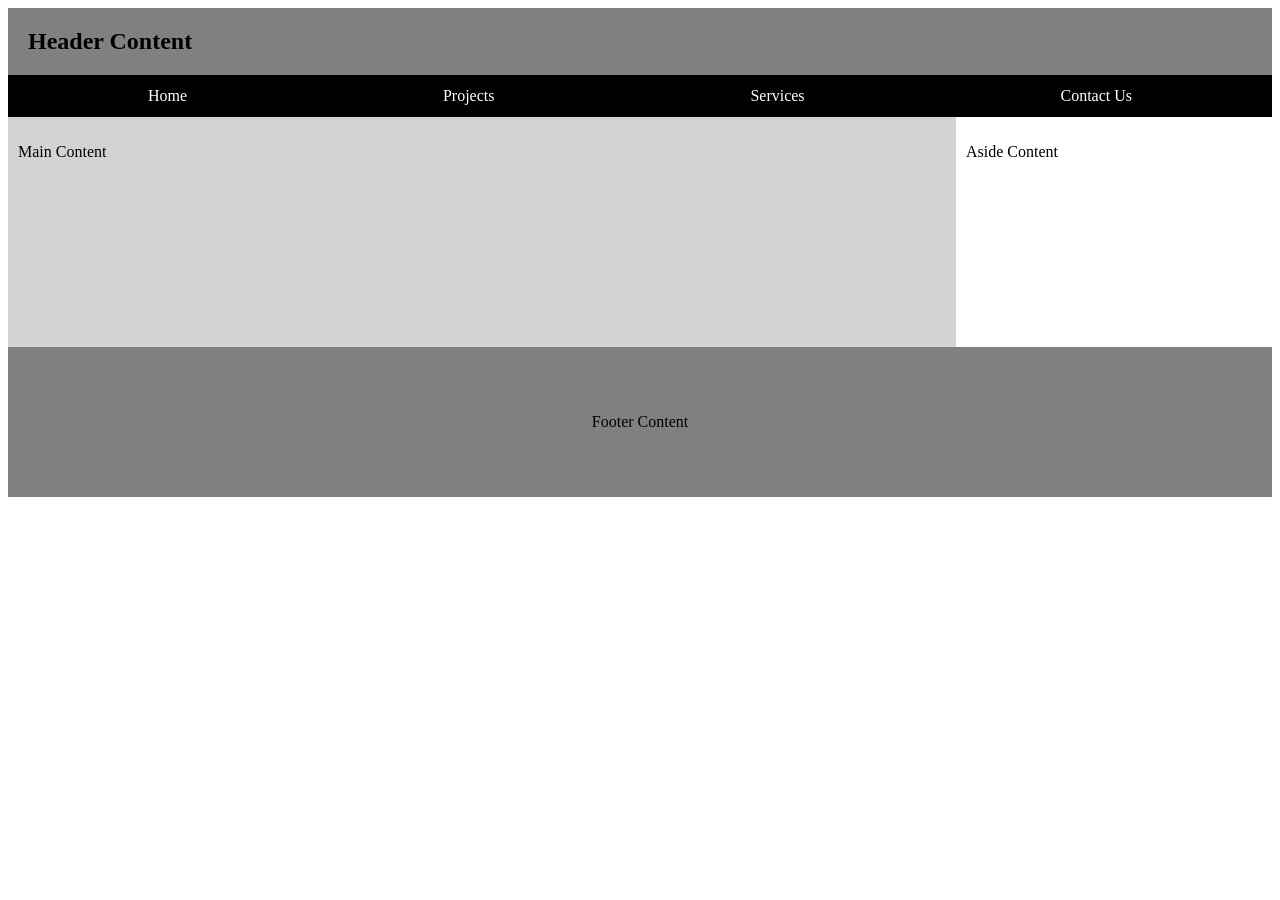
<file: week01/basic-layout.html>
<!DOCTYPE html>
<html lang="en">
<head>
    <meta charset="UTF-8">
    <meta name="viewport" content="width=device-width, initial-scale=1.0">
    <title>Document</title>
    <link rel="stylesheet" href="styles/layout.css">
</head>
<body>
    <header>
        <h1>Header Content
        </h1>
        <nav>
            <a href="#">Home</a>
            <a href="#">Projects</a>
            <a href="#">Services</a>
            <a href="#">Contact Us</a>
        </nav>
    </header>

    <main>
        <section>
            <p>Main Content</p>
        </section>
        <aside>
            <p>Aside Content</p>
        </aside>
    </main>

    <footer>
        <p1>Footer Content</p1>

    </footer>
    
</body>
</html>
</file>
<file: styles/base.css>
body {
    margin: 0;
    font-family: "Roboto", sans-serif;
}

header {
    background-color: #1f5a7a;
    color: white;
    text-align: center;
}

nav {
    background-color: #333;
    display: flex;
    justify-content: space-around;
    padding: 10px;
}

nav a {
    color: white;
    text-decoration: none;
    font-size: 1rem;
    padding: 8px;
}

nav a:hover {
    text-decoration: underline;
}

main {
    max-width: 1200px;
    margin: 0 auto;
    display: grid;
    grid-template-columns: 2fr 1fr;
    gap: 1rem;
}

main h1 {
    grid-column: 1 / 3;
    text-align: center;
    margin: 20px 0;
}

.card {
    border: 1px solid #ccc;
    border-radius: 8px;
    padding: 15px;
}

.card h2 {
    background-color: #1f5a7a;
    color: white;
    text-align: center;
    margin: -15px -15px 15px -15px;
    padding: 10px;
}

img[src="images/profile.jpg"] {
    width: 200px;
    height: auto;
    float: right;
    margin: 0 10px 10px 15px;
}

img[src="images/brazil-flag.png"] {
    width: 200px;
    height: auto;
    float: left;
    margin: 0 15px 10px 10px;
}

.card p{
    padding: 0 10px;
}

.card h3 {
    text-align: center;
    clear: both;
    border-bottom: 1px solid #ccc;
    padding-bottom: 5px;
}

footer {
    background: #1f5a7a;
    color: white;
    text-align: center;
    padding: 15px;
    margin-top: 20px;
}

#course-title {
    display: block;
    font-size: 1.5rem;
    padding: 15px;
}

#lastModified {
    color: yellow;
}

footer p {
    margin: 5px;
}
</file>
<file: project/styles/style.css>
/* General Styles */

* {
    box-sizing: border-box;
}

body {
    font-family: Arial, sans-serif;
    margin: 0;
    color: #1f2937;
    background-color: #f9fafb;
    line-height: 1.6;
}

/* Header and Navigation */

header {
    background-color: #17365d;
    color: white;
    padding: 1rem;
}

.header-content {
    max-width: 1100px;
    margin: 0 auto;
    display: flex;
    flex-wrap: wrap;
    align-items: center;
    justify-content: space-between;
}

.logo {
    color: white;
    font-size: 1.4rem;
    font-weight: bold;
    text-decoration: none;
}

#menu {
    background: none;
    border: 1px solid white;
    color: white;
    font-size: 1.5rem;
    cursor: pointer;
    padding: 0.2rem 0.6rem;
}

nav {
    display: none;
    width: 100%;
}

nav.show {
    display: block;
}

nav ul {
    list-style: none;
    padding: 0;
    margin: 1rem 0 0;
}

nav a {
    display: block;
    color: white;
    text-decoration: none;
    padding: 0.75rem;
}

nav a:hover,
nav a[aria-current="page"] {
    background-color: #34577e;
}

/* Main Content */

main {
    max-width: 1100px;
    margin: 0 auto;
}

.hero {
    text-align: center;
    background-color: #e5e7eb;
    padding: 4rem 1.5rem;
}

.hero h1 {
    color: #17365d;
    font-size: 2.2rem;
}

section {
    padding: 2.5rem 1.5rem;
}

h2 {
    color: #17365d;
}

.introduction {
    text-align: center;
}

.services {
    text-align: center;
}

.card-container {
    display: grid;
    grid-template-columns: 1fr;
    gap: 1.5rem;
    margin-top: 2rem;
}

.card {
    background-color: white;
    padding: 1.5rem;
    border: 1px solid #e5e7eb;
    border-radius: 8px;
    box-shadow: 0 2px 6px rgba(0, 0, 0, 0.08);
}

.card h3 {
    color: #17365d;
}

/* Buttons */

.button {
    display: inline-block;
    background-color: #f59e0b;
    color: #111827;
    padding: 0.8rem 1.5rem;
    border-radius: 5px;
    text-decoration: none;
    font-weight: bold;
    margin-top: 1rem;
}

.button:hover {
    background-color: #d97706;
    color: white;
}

/* Call to Action */

.call-to-action {
    text-align: center;
    background-color: #17365d;
    color: white;
}

.call-to-action h2 {
    color: white;
}

/* Footer */

footer {
    background-color: #102a49;
    color: white;
    text-align: center;
    padding: 1.5rem;
}

/* Larger Screens */

@media (min-width: 768px) {
    #menu {
        display: none;
    }

    nav {
        display: block;
        width: auto;
    }

    nav ul {
        display: flex;
        margin: 0;
        gap: 1rem;
    }

    .card-container {
        grid-template-columns: repeat(3, 1fr);
    }

    .hero h1 {
        font-size: 2.8rem;
    }
}

/* Maintenance Tracker */

.tracker-intro {
    text-align: center;
    background-color: #e5e7eb;
    padding: 3rem 1.5rem;
}

.tracker-intro h1 {
    color: #17365d;
    font-size: 2rem;
}

.tracker-section {
    max-width: 800px;
    margin: 2rem auto;
    padding: 2rem;
    background-color: white;
    border: 1px solid #e5e7eb;
    border-radius: 8px;
}

.tracker-section h2 {
    margin-top: 0;
}

/* Maintenance Form */

#maintenance-form {
    display: grid;
    grid-template-columns: 1fr;
    gap: 0.75rem;
}

#maintenance-form label {
    font-weight: bold;
    margin-top: 0.5rem;
}

#maintenance-form input,
#maintenance-form select {
    width: 100%;
    padding: 0.75rem;
    border: 1px solid #6b7280;
    border-radius: 5px;
    font-family: inherit;
    font-size: 1rem;
}

#maintenance-form input:focus,
#maintenance-form select:focus {
    outline: 2px solid #17365d;
    outline-offset: 2px;
}

#maintenance-form button {
    border: none;
    cursor: pointer;
    font-size: 1rem;
    margin-top: 1rem;
}

/* Maintenance History */

#maintenance-list {
    display: grid;
    gap: 1rem;
}

.maintenance-record {
    background-color: #f3f4f6;
    border: 1px solid #d1d5db;
    border-radius: 6px;
    padding: 1rem;
}

.maintenance-record h3 {
    color: #17365d;
    margin-top: 0;
}

.delete-button {
    background-color: #b91c1c;
    color: white;
    border: none;
    border-radius: 5px;
    padding: 0.6rem 1rem;
    cursor: pointer;
}

.delete-button:hover {
    background-color: #991b1b;
}

/* Mobile Screens */

@media (max-width: 600px) {
    .tracker-section {
        margin: 1rem;
        padding: 1.25rem;
    }

    .tracker-intro h1 {
        font-size: 1.7rem;
    }
}


/* Maintenance Guide */

.guide-intro {
    text-align: center;
    background-color: #e5e7eb;
    padding: 3rem 1.5rem;
}

.guide-intro h1 {
    color: #17365d;
    font-size: 2rem;
}

.guide-section {
    max-width: 900px;
    margin: 2rem auto;
    padding: 2rem;
}

#category-filter {
    display: block;
    width: 100%;
    max-width: 300px;
    padding: 0.75rem;
    margin: 1rem 0 2rem;
    border: 1px solid #6b7280;
    border-radius: 5px;
    background-color: white;
    font-size: 1rem;
}

.guide-grid {
    display: grid;
    grid-template-columns: 1fr;
    gap: 1.5rem;
}

.guide-card {
    background-color: white;
    border: 1px solid #d1d5db;
    border-radius: 8px;
    padding: 1.5rem;
    box-shadow: 0 2px 6px rgba(0, 0, 0, 0.08);
}

.guide-card h3 {
    margin-top: 0;
    color: #17365d;
}

.service-category {
    font-weight: bold;
    color: #34577e;
    text-transform: capitalize;
}

@media (min-width: 768px) {
    .guide-grid {
        grid-template-columns: repeat(2, 1fr);
    }
}

/* Optimized Card Images */

.card img {
    display: block;
    width: 100%;
    height: auto;
    aspect-ratio: 4 / 3;
    object-fit: cover;
    border-radius: 6px;
}
</file>
<file: styles/filtered-temples.css>
body {
    font-family: 'Roboto', sans-serif;
    margin: 0;
}

header {
    background-color: #3b0a57;
    color: white;
    padding: 1rem;
    display: grid;
    grid-template-columns: 1fr auto;
    align-items: center;
}

nav ul {
    list-style: none;
    padding: 0;
    margin: 0;
}
nav a {
    color: white;
    text-decoration: none;
    padding: 0.75rem;
    display: block;
}
nav a:hover {
    background-color: #67358c;
}
nav {
    display: none;
}
nav.open {
    display: block;
}


#menu {
    display: block;
    background: none;
    border: none;
    color: white;
    font-size: 1.5rem;
    cursor: pointer;
    justify-self: end;
}



main {
    max-width: 900px;
    margin: 0 auto;
    padding: 1rem;
}

figure {
    margin: 0;
    text-align: center;
}

figure img {
    width: 100%;
    height: auto;
}

figcaption {
    margin-top: 0.5rem;
}


footer {
    background-color: #3b0a57;
    color: white;
    text-align: center;
    padding: 1rem;
}

footer p {
    margin: 0.25rem;
}

header h1 {
    margin: 0;
}

#navigation {
    grid-column: 1 / -1;
}


/* Temple cards */

.gallery {
    display: grid;
    grid-template-columns: repeat(3, minmax(0, 1fr));
    gap: 20px;
    max-width: 1100px;
    margin: 20px auto;
    padding: 20px;
}

.gallery figure {
    background-color: #f5f5f5;
    border-radius: 8px;
    padding: 15px;
    margin: 0;
    text-align: center;
    box-shadow: 0 2px 6px rgba(0, 0, 0, 0.15);
}

.gallery h3 {
    color: #35104f;
    font-size: 1.2rem;
    margin-bottom: 10px;
}

.gallery p {
    font-size: 0.9rem;
    margin: 6px 0;
    line-height: 1.5;
}

.gallery img {
    display: block;
    width: 100%;
    height: 220px;
    object-fit: cover;
    border-radius: 5px;
    margin-top: 12px;
}

@media (max-width: 700px) {
    .gallery {
        grid-template-columns: 1fr;
        padding: 10px;
    }
}
</file>
<file: styles/filtered-temples-large.css>
@media screen and (min-width: 700px) {
    header {
        display: flex;
        justify-content: space-between;
        align-items: center;
    }

    nav ul {
        display: flex;
        gap: 1rem;
    }

    nav {
        display: block;
    }

    #menu {
        display: none;
    }

    
    .gallery {
        grid-template-columns: repeat(3, 1fr);
}

}
</file>
<file: styles/form.css>
* {
    box-sizing: border-box;
}

body {
    font-family: Arial, sans-serif;
    margin: 0;
    background-color: #f4f4f4;
    color: #222;
}

header {
    background-color: #243b55;
    color: white;
    text-align: center;
    padding: 20px;
}

main {
    max-width: 600px;
    padding: 20px;
    border-radius: 8px;
}

footer {
    background-color: #243b55;
    color: white;
    text-align: center;
    padding: 20px;
}


form {
    display: flex;
    flex-direction: column;
    gap: 15px;
}

form > label {
    font-weight: bold;
    margin-bottom: -10px;
}

select,
input[type="date"],
input[type="text"],
textarea {
    width: 100%;
    padding: 10px;
    border: 1px solid #999;
    border-radius: 4px;
    font-size: 1rem;
}

fieldset {
    border: none;
    padding: 10px 0;
    margin: 0;
    line-height: 1.8;
}


legend {
    font-weight: bold;
    margin-bottom: 10px;
}


input[type="submit"] {
    background-color: #243b55;
    color: white;
    border: none;
    padding: 14px;
    font-size: 1rem;
    font-weight: bold;
    border-radius: 4px;
    cursor: pointer;
}

input[type="submit"]:hover {
    background-color: #345779;
}


input[type="radio"],
input[type="checkbox"] {
    accent-color: #243b55;
    cursor: pointer;
}

fieldset label {
    margin-right: 8px;
    cursor: pointer;
}

input:focus-visible,
select:focus-visible,
textarea:focus-visible {
    outline: 2px solid #345779;
    outline-offset: 2px;
}


.rating {
    display: grid;
    grid-template-columns: repeat(5, 1fr);
    gap: 5px;
    text-align: center;
}

.rating legend {
    text-align: left;
}

.rating label {
    font-size: 0.75rem;
    margin: 0;
    white-space: nowrap;
}

.rating input {
    margin: 0 auto;
}


.features {
    display: grid;
    grid-template-columns: repeat(2, 1fr);
    gap: 10px;
}

.features legend {
    margin-bottom: 15px;
}


.rating > div {
    display: flex;
    flex-direction: column;
    align-items: center;
    gap: 8px;
}


.rating input[type="radio"] {
    width: 18px;
    height: 18px;
}


@media screen and (max-width: 600px) {
    main {
        margin: 15px 10px;
        padding: 15px;
    }

    header {
        padding: 15px;
    }

    header h1 {
        font-size: 1.8rem;
    }
}
</file>
<file: styles/place.css>
:root {
    --primary-color: #176b3a;
    --secondary-color: #f4c430;
    --text-color: #222;
}

* {
    box-sizing: border-box;
}

body {
    margin: 0;
    font-family: Arial, sans-serif;
    color: var(--text-color);
}

header {
    background-color: var(--primary-color);
    color: white;
    text-align: center;
    padding: 1rem;
}

header h1 {
    margin: 0;
}

.hero img {
    display: block;
    width: 100%;
    height: auto;
}

.data,
.weather {
    padding: 1rem;
    text-align: center;
}

.data h2,
.weather h2 {
    background-color: var(--secondary-color);
    padding: 0.75rem;
    margin: 0;
}

.data p,
.weather p {
    margin: 0.75rem 0;
}


@media screen and (min-width: 768px) {
    main {
        position: relative;
    }

    .hero img {
        width: 100%;
        height: 600px;
        object-fit: cover;
    }

    .data,
    .weather {
        position: absolute;
        background-color: rgba(255, 255, 255, 0.9);
        padding: 1.5rem;
        width: 280px;
        text-align: left;
        box-shadow: 0 0 10px rgba(0, 0, 0, 0.2);
    }

    .data {
        top: 20px;
        left: 20px;
    }

    .weather {
        bottom: 20px;
        right: 20px;
    }

    .data h2,
    .weather h2 {
        text-align: center;
        font-size: 1.5rem;
    }

    .data p,
    .weather p {
        font-size: 1rem;
    }
    
    .weather-icon {
        display: none;
    }

    .weather h2::after {
        content: " ⛅";
        margin-left: 0.5rem;
    }

}

footer {
    background-color: var(--primary-color);
    color: white;
    text-align: center;
    padding: 1rem;
}

footer p {
    margin: 0.5rem 0;
}

#lastModified {
    color: #fff0a8;
    font-size: 0.9rem;
}
</file>
<file: styles/temples.css>
body {
    font-family: 'Roboto', sans-serif;
    margin: 0;
}

header {
    background-color: #3b0a57;
    color: white;
    padding: 1rem;
    display: grid;
    grid-template-columns: 1fr auto;
    align-items: center;
}

nav ul {
    list-style: none;
    padding: 0;
    margin: 0;
}
nav a {
    color: white;
    text-decoration: none;
    padding: 0.75rem;
    display: block;
}
nav a:hover {
    background-color: #67358c;
}
nav {
    display: none;
}
nav.show {
    display: block;
}


#menu {
    display: block;
    background: none;
    border: none;
    color: white;
    font-size: 1.5rem;
    cursor: pointer;
    justify-self: end;
}

.gallery {
    display: grid;
    grid-template-columns: 1fr;
    gap: 1rem;
}


main {
    max-width: 900px;
    margin: 0 auto;
    padding: 1rem;
}

figure {
    margin: 0;
    text-align: center;
}

figure img {
    width: 100%;
    height: auto;
}

figcaption {
    margin-top: 0.5rem;
}


footer {
    background-color: #3b0a57;
    color: white;
    text-align: center;
    padding: 1rem;
}

footer p {
    margin: 0.25rem;
}

header h1 {
    margin: 0;
}

#navigation {
    grid-column: 1 / -1;
}
</file>
<file: styles/temples-large.css>
@media screen and (min-width: 700px) {
    header {
        display: flex;
        justify-content: space-between;
        align-items: center;
    }

    nav ul {
        display: flex;
        gap: 1rem;
    }

    nav {
        display: block;
    }

    #menu {
        display: none;
    }

    
    .gallery {
        grid-template-columns: repeat(3, 1fr);
}

}
</file>
<file: project/styles/siteplan.css>
* {
    box-sizing: border-box;
}

body {
    font-family: Arial, sans-serif;
    margin: 0;
    background-color: #f9fafb;
    color: #1f2937;
    line-height: 1.6;
}

header {
    background-color: #17365d;
    color: white;
    text-align: center;
    padding: 2rem;
}

header h1 {
    margin-bottom: 0.5rem;
}

main {
    max-width: 900px;
    margin: 0 auto;
    padding: 20px;
}

section {
    background-color: white;
    margin-bottom: 20px;
    padding: 20px;
    border: 1px solid #e5e7eb;
    border-radius: 8px;
}

h2, h3 {
    color: #17365d;
}

.color-container {
    display: flex;
    flex-wrap: wrap;
    gap: 15px;
}

.color {
    padding: 20px;
    border-radius: 5px;
    font-weight: bold;
    text-align: center;
}

.primary {
    background-color: #17365d;
    color: white;
}

.secondary {
    background-color: #e5e7eb;
    color: #111827;
}

.accent {
    background-color: #f59e0b;
    color: #111827;
}

/* Wireframes */

.mobile-wireframe,
.desktop-wireframe {
    border: 2px solid #17365d;
    padding: 10px;
    margin-bottom: 25px;
    background-color: #f3f4f6;
    gap: 10px;
}

.mobile-wireframe {
    max-width: 280px;
    display: grid;
}

.desktop-wireframe {
    display: grid;
    grid-template-columns: repeat(2, 1fr);
}

.wire-box {
    border: 2px dashed #6b7280;
    background-color: white;
    padding: 20px;
    text-align: center;
}

.full {
    grid-column: 1 / -1;
}

footer {
    background-color: #17365d;
    color: white;
    padding: 15px;
    text-align: center;
}

@media (max-width: 600px) {
    main {
        padding: 10px;
    }

    .desktop-wireframe {
        grid-template-columns: 1fr;
    }
}
</file>
<file: week01/styles/layout.css>
header {
    background-color:gray;;
}

nav {
    background-color: black;
    color: white;
    display: flex;
    justify-content: space-around;
    padding: 12px;
}

main {
    min-height: 230px;     ;
    display: grid;
    grid-template-columns: 3fr 1fr;
}

section {
    background-color: lightgray;
    padding: 10px;
}

aside {
    background-color: white;
    padding: 10px;
}

footer {
    background-color: gray;
    min-height: 150px;
    display: flex;
    align-items: center;
    justify-content: center;
}

nav a{
    color: white;
    text-decoration:none;
}
header h1{
    font-size: 24px;
    margin: 0;
    padding:20px;
}

body {
    display: grid;
}
</file>
